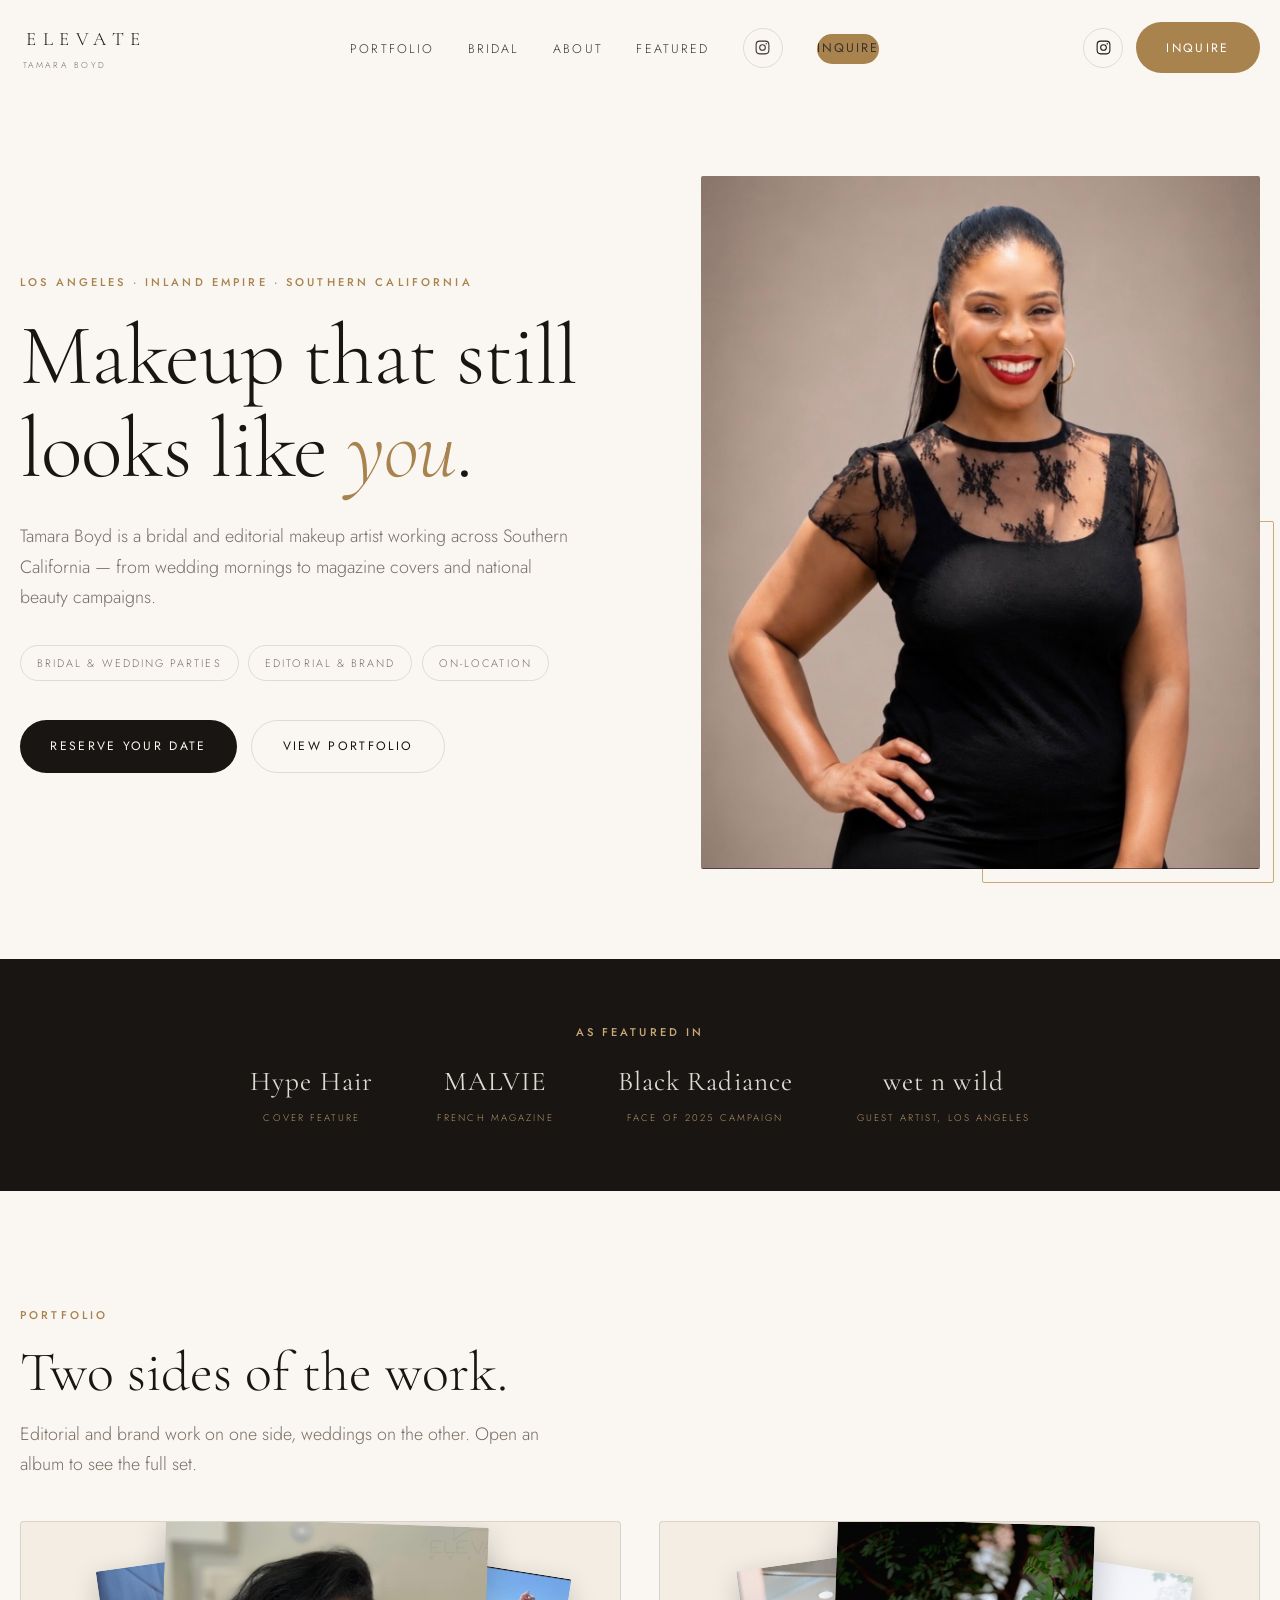
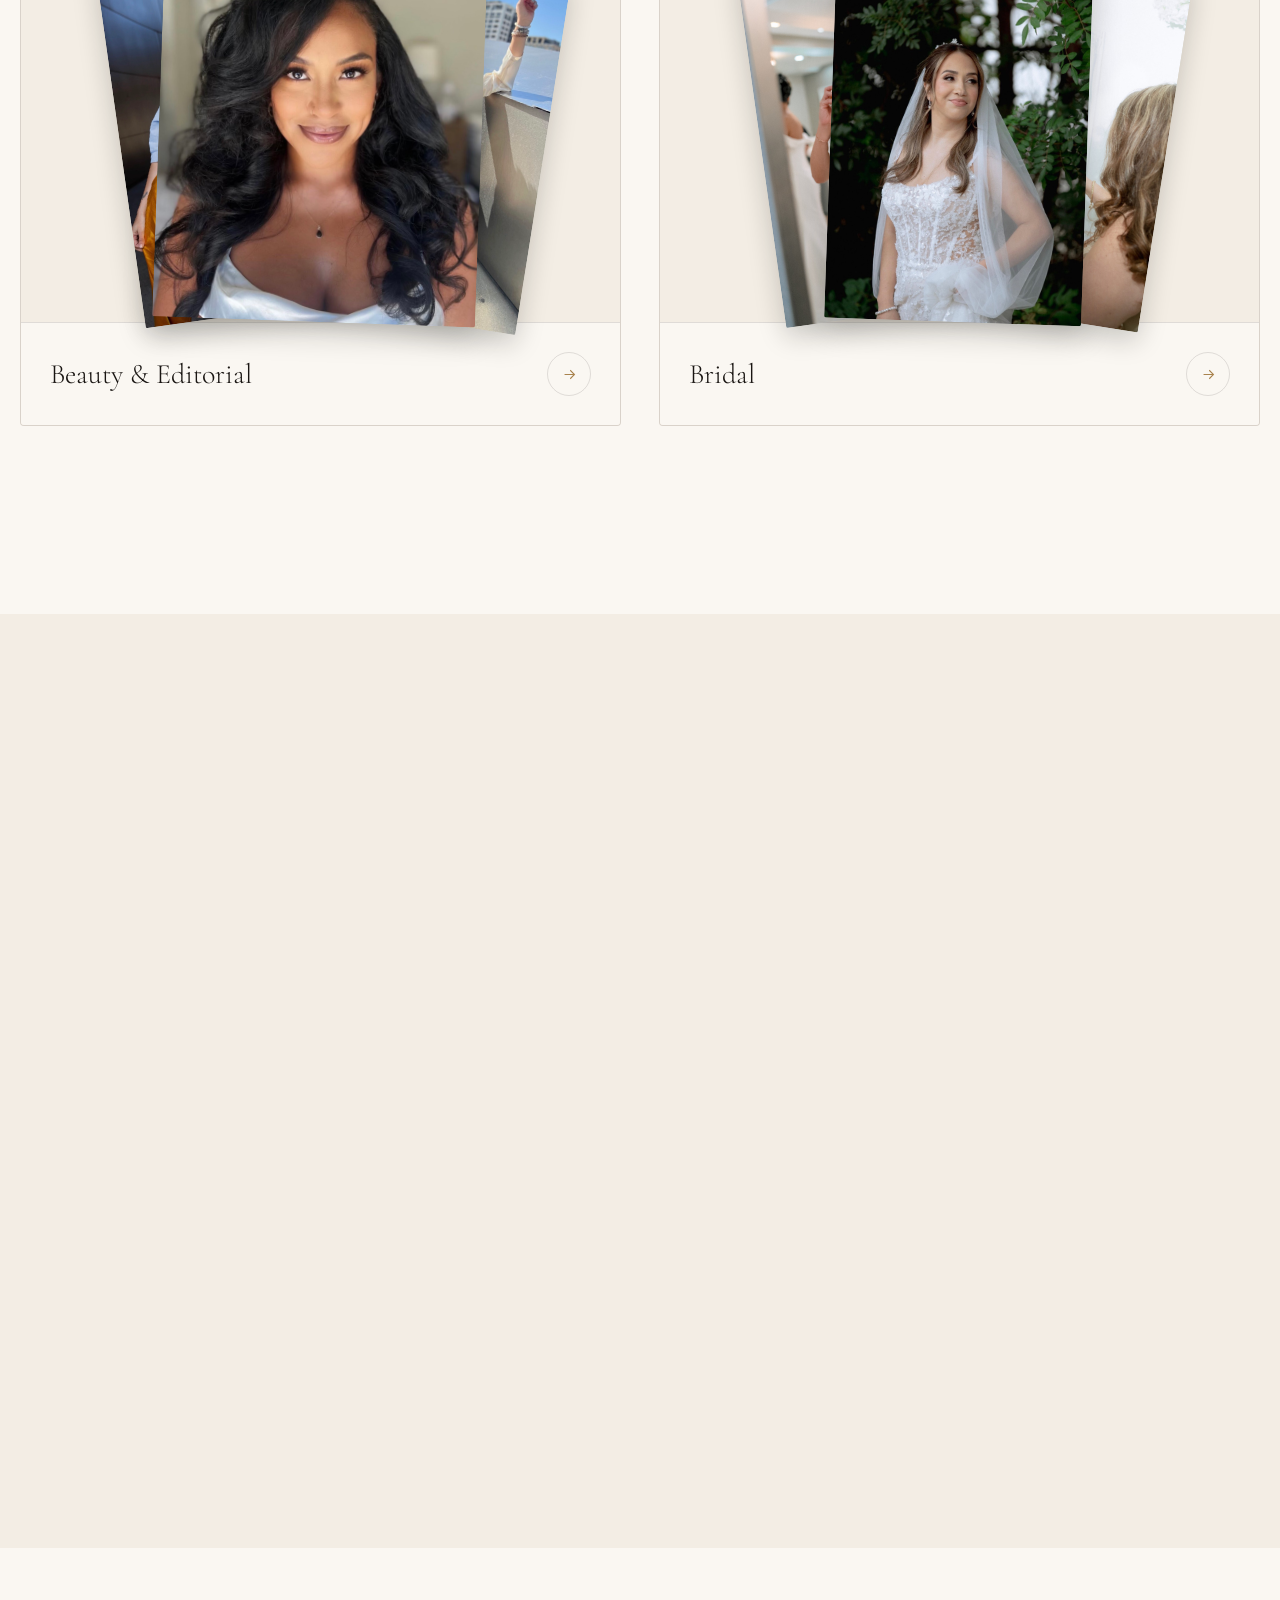
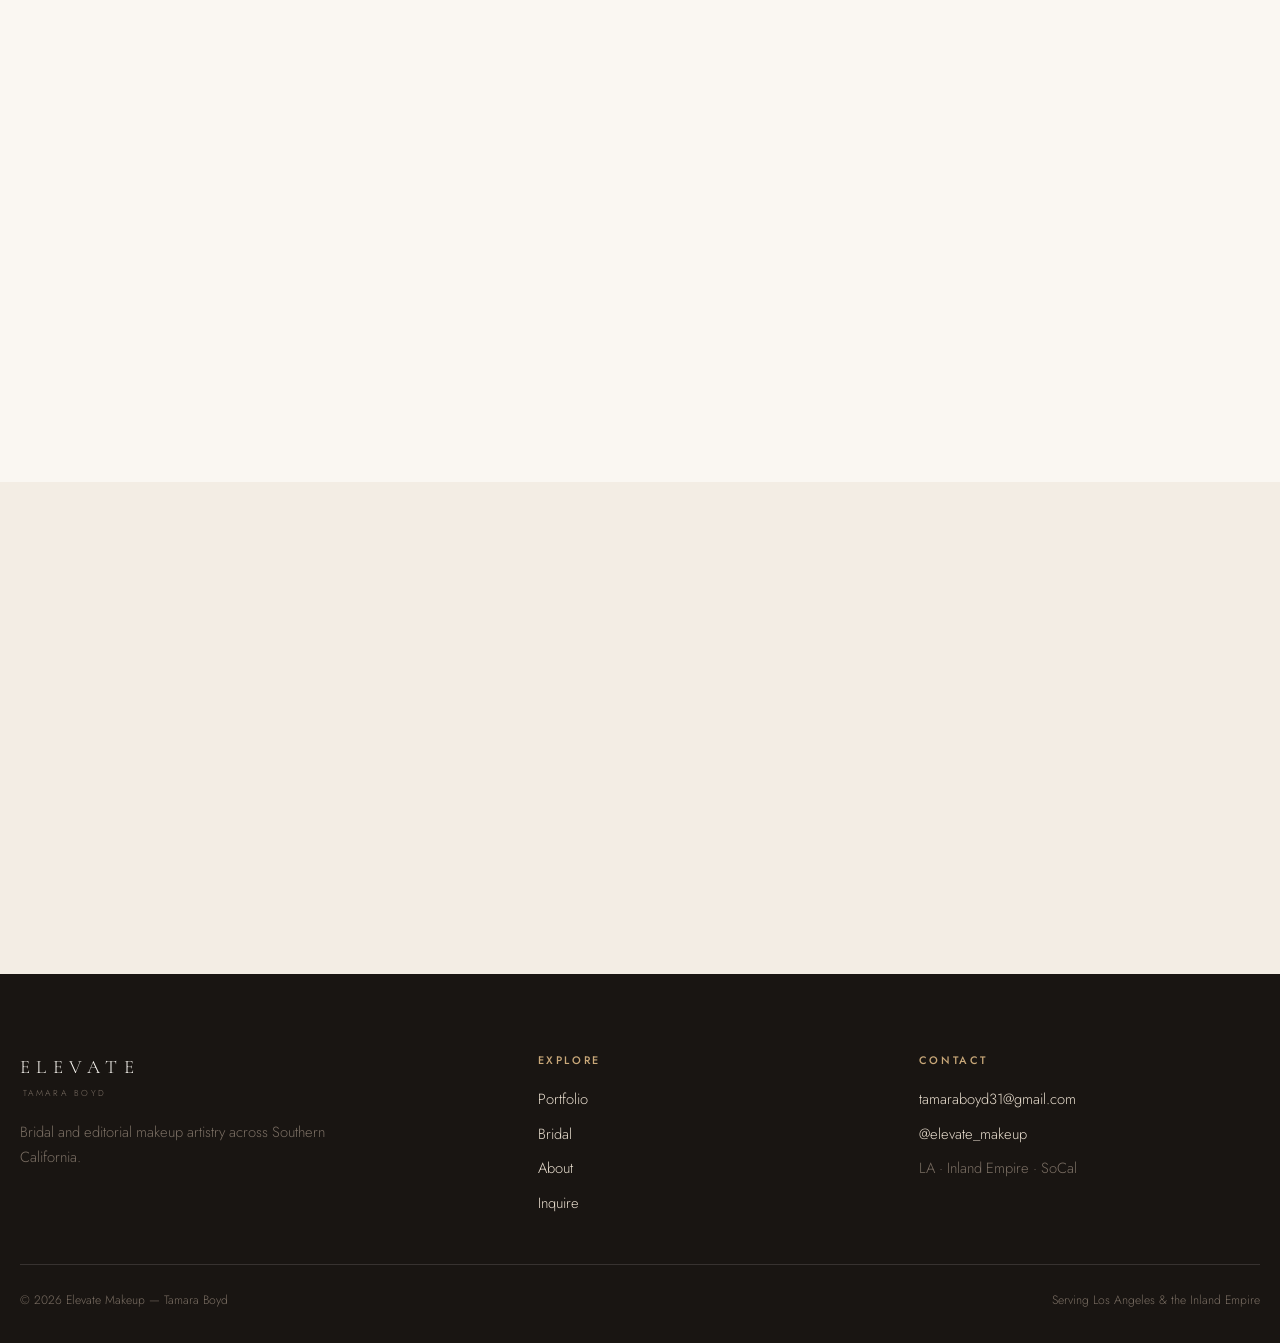
<file: index.html>
<!DOCTYPE html>
<html lang="en">
<head>
<meta charset="utf-8">
<meta name="viewport" content="width=device-width,initial-scale=1">
<title>Elevate Makeup | Tamara Boyd — Los Angeles & Inland Empire Makeup Artist</title>
<meta name="description" content="Tamara Boyd is a bridal and editorial makeup artist serving Los Angeles, the Inland Empire and Southern California. Featured in Hype Hair and MALVIE. Now booking 2026 brides.">
<link rel="canonical" href="https://elevatemakeup.com/">
<meta property="og:title" content="Elevate Makeup | Tamara Boyd — LA & Inland Empire Makeup Artist">
<meta property="og:description" content="Bridal and editorial makeup across Southern California. Featured in Hype Hair and MALVIE.">
<meta property="og:type" content="website">
<link rel="preconnect" href="https://fonts.googleapis.com">
<link rel="preconnect" href="https://fonts.gstatic.com" crossorigin>
<link href="https://fonts.googleapis.com/css2?family=Cormorant+Garamond:ital,wght@0,300;0,400;1,300;1,400&family=Jost:wght@300;400;500&display=swap" rel="stylesheet">
<link rel="stylesheet" href="assets/styles.css">
<script type="application/ld+json">
{"@context":"https://schema.org","@type":"BeautySalon","name":"Elevate Makeup — Tamara Boyd",
"description":"Bridal and editorial makeup artist serving Los Angeles, the Inland Empire and Southern California.",
"email":"tamaraboyd31@gmail.com",
"areaServed":["Los Angeles","Inland Empire","Orange County","Southern California"],
"sameAs":["https://www.instagram.com/elevate_makeup/"]}
</script>
</head>
<body>

<!-- brush sweeps a circle, then lifts -->
<div id="loader">
  <div class="brush-wrap">
    <svg viewBox="0 0 100 100" aria-hidden="true">
      <circle class="ring-bg" cx="50" cy="50" r="49"></circle>
      <circle class="ring-fg" cx="50" cy="50" r="49"></circle>
    </svg>
    <div class="brush-orbit">
      <svg class="brush" viewBox="0 0 24 64" fill="none" aria-hidden="true">
        <path d="M12 2c3 4 4.6 8 4.6 12 0 3.4-2 5.6-4.6 5.6S7.4 17.4 7.4 14C7.4 10 9 6 12 2z" fill="#A9834E"/>
        <rect x="9.2" y="19" width="5.6" height="6" rx="1" fill="#191512"/>
        <rect x="10" y="25" width="4" height="34" rx="2" fill="#C3B2A0"/>
      </svg>
    </div>
    <div class="loader-word">ELEVATE</div>
  </div>
</div>

<header>
  <div class="wrap nav">
    <a class="brand" href="index.html">Elevate<span>Tamara Boyd</span></a>
    <ul class="nav-links" id="navlinks">
      <li><a href="#work">Portfolio</a></li>
      <li><a href="bridal.html">Bridal</a></li>
      <li><a href="#about">About</a></li>
      <li><a href="#featured">Featured</a></li>
      <li><a class="ig" href="https://www.instagram.com/elevate_makeup/" target="_blank" rel="noopener" aria-label="Instagram — see her reels and latest work">
        <svg width="17" height="17" viewBox="0 0 24 24" stroke-width="1.5"><rect x="3" y="3" width="18" height="18" rx="5"/><circle cx="12" cy="12" r="4"/><circle cx="17.3" cy="6.7" r="1" fill="currentColor" stroke="none"/></svg>
      </a></li>
      <li><a class="btn btn-gold" href="#" data-inquire="">Inquire</a></li>
    </ul>
    <div class="nav-right">
      <a class="ig" href="https://www.instagram.com/elevate_makeup/" target="_blank" rel="noopener" aria-label="Instagram — see her reels and latest work">
        <svg width="17" height="17" viewBox="0 0 24 24" stroke-width="1.5"><rect x="3" y="3" width="18" height="18" rx="5"/><circle cx="12" cy="12" r="4"/><circle cx="17.3" cy="6.7" r="1" fill="currentColor" stroke="none"/></svg>
      </a>
      <a class="btn btn-gold" href="#" data-inquire="">Inquire</a>
    </div>
    <button class="burger" id="burger" aria-label="Menu"><i></i><i></i><i></i></button>
  </div>
</header>

<main>

<section class="hero">
  <div class="wrap hero-grid">
    <div class="rv">
      <p class="eyebrow">Los Angeles · Inland Empire · Southern California</p>
      <h1>Makeup that still<br>looks like <em>you</em>.</h1>
      <p class="lede">Tamara Boyd is a bridal and editorial makeup artist working across
      Southern California — from wedding mornings to magazine covers and national
      beauty campaigns.</p>
      <div class="hero-meta">
        <span class="tag">Bridal &amp; Wedding Parties</span>
        <span class="tag">Editorial &amp; Brand</span>
        <span class="tag">On-Location</span>
      </div>
      <div class="hero-cta">
        <a class="btn" href="#" data-inquire="">Reserve Your Date</a>
        <a class="btn btn-ghost" href="#work">View Portfolio</a>
      </div>
    </div>
    <div class="hero-photo rv">
      <img src="assets/img/tamara.jpg" alt="Tamara Boyd, makeup artist — Los Angeles and Inland Empire">
    </div>
  </div>
</section>

<section class="featured" id="featured">
  <div class="wrap">
    <p class="eyebrow">As Featured In</p>
    <div class="press">
      <div class="press-item"><b>Hype Hair</b><small>Cover Feature</small></div>
      <div class="press-item"><b>MALVIE</b><small>French Magazine</small></div>
      <div class="press-item"><b>Black Radiance</b><small>Face of 2025 Campaign</small></div>
      <div class="press-item"><b>wet n wild</b><small>Guest Artist, Los Angeles</small></div>
    </div>
  </div>
</section>

<section id="work">
  <div class="wrap">
    <p class="eyebrow rv">Portfolio</p>
    <h2 class="rv" style="margin-bottom:1rem">Two sides of the work.</h2>
    <p class="lede rv" style="margin-bottom:2.6rem">Editorial and brand work on one side,
    weddings on the other. Open an album to see the full set.</p>

    <div class="album-cards">
      <a class="album-card rv" data-album="beauty" href="work-beauty.html">
        <div class="fan"></div>
        <div class="album-meta">
          <h3>Beauty &amp; Editorial</h3>
          <span class="album-go">
            <svg width="17" height="17" viewBox="0 0 24 24" fill="none" stroke="currentColor" stroke-width="1.5"><path d="M5 12h14M13 6l6 6-6 6"/></svg>
          </span>
        </div>
      </a>
      <a class="album-card rv" data-album="bridal" href="work-bridal.html">
        <div class="fan"></div>
        <div class="album-meta">
          <h3>Bridal</h3>
          <span class="album-go">
            <svg width="17" height="17" viewBox="0 0 24 24" fill="none" stroke="currentColor" stroke-width="1.5"><path d="M5 12h14M13 6l6 6-6 6"/></svg>
          </span>
        </div>
      </a>
    </div>

    <p class="rv" style="margin-top:2rem;font-size:.86rem;color:var(--muted)">
      More of her day-to-day work, including reels, lives on
      <a href="https://www.instagram.com/elevate_makeup/" target="_blank" rel="noopener" style="color:var(--gold)">@elevate_makeup</a>.
    </p>
  </div>
</section>

<section id="about" style="background:var(--paper)">
  <div class="wrap about-grid">
    <img class="rv" src="assets/img/ed-01.jpg" alt="Tamara Boyd working on set in Los Angeles">
    <div class="rv">
      <p class="eyebrow">About Tamara</p>
      <h2 style="margin-bottom:1.4rem">Twenty years of faces,<br>and still counting.</h2>
      <p>Tamara Boyd has built her career in two worlds at once — the quiet intensity of a
      wedding morning, and the pace of a national beauty set. That range is the point.
      A bride gets an artist who has worked under studio lights for brands that
      photograph skin for a living.</p>
      <p>Her work has appeared on the cover of <em>Hype Hair</em>, across two editorials in
      <em>MALVIE French Magazine</em>, and in the Black Radiance Face of 2025 campaign.
      She works on location throughout Los Angeles, the Inland Empire and the wider
      Southern California area.</p>
      <div class="stat-row">
        <div class="stat"><b>3</b><span>Magazine Features</span></div>
        <div class="stat"><b>SoCal</b><span>On-Location</span></div>
        <div class="stat"><b>2026</b><span>Now Booking</span></div>
      </div>
    </div>
  </div>
</section>

<section>
  <div class="wrap">
    <p class="eyebrow rv">How It Works</p>
    <h2 class="rv" style="margin-bottom:3rem">Simple from the first message.</h2>
    <div class="steps">
      <div class="step rv"><b>01</b><h3>Reserve your date</h3>
        <p>Tell her the date, the location and how many faces. Takes about a minute.</p></div>
      <div class="step rv"><b>02</b><h3>Get a custom quote</h3>
        <p>Every booking is priced to the day — party size, start time and travel all matter.</p></div>
      <div class="step rv"><b>03</b><h3>Lock it in</h3>
        <p>A signed agreement and deposit hold the date. Trials are booked separately.</p></div>
    </div>
  </div>
</section>

<section class="band">
  <div class="wrap">
    <p class="eyebrow rv">Availability</p>
    <h2 class="rv">Now booking 2026 weddings.</h2>
    <p class="lede rv">Dates go quickly through spring and fall. Send your date and
    she'll come back to you with availability and a quote.</p>
    <a class="btn rv" href="#" data-inquire="">Reserve Your Date</a>
  </div>
</section>

</main>

<footer>
  <div class="wrap">
    <div class="foot">
      <div>
        <a class="brand" href="index.html">Elevate<span>Tamara Boyd</span></a>
        <p style="color:var(--muted);margin-top:1.2rem;max-width:34ch;font-size:.92rem">
          Bridal and editorial makeup artistry across Southern California.</p>
      </div>
      <div>
        <h4>Explore</h4>
        <ul>
          <li><a href="#work">Portfolio</a></li>
          <li><a href="bridal.html">Bridal</a></li>
          <li><a href="#about">About</a></li>
          <li><a href="#" data-inquire="">Inquire</a></li>
        </ul>
      </div>
      <div>
        <h4>Contact</h4>
        <ul>
          <li><a href="mailto:tamaraboyd31@gmail.com">tamaraboyd31@gmail.com</a></li>
          <li><a href="https://www.instagram.com/elevate_makeup/" target="_blank" rel="noopener">@elevate_makeup</a></li>
          <li style="color:var(--muted)">LA · Inland Empire · SoCal</li>
        </ul>
      </div>
    </div>
    <div class="foot-base">
      <span>&copy; <span id="yr"></span> Elevate Makeup — Tamara Boyd</span>
      <span>Serving Los Angeles &amp; the Inland Empire</span>
    </div>
  </div>
</footer>

<!-- ---------------------------------------------- inquiry -->
<div class="modal" id="inq" role="dialog" aria-label="Inquiry">
  <div class="modal-bg" id="inq-bg"></div>
  <div class="modal-card">
    <button class="modal-x" id="inq-x" aria-label="Close">
      <svg width="16" height="16" viewBox="0 0 24 24" fill="none" stroke="currentColor" stroke-width="1.6"><path d="M18 6 6 18M6 6l12 12"/></svg>
    </button>

    <div class="inq-step" data-step="1">
      <div class="step-tag">Step 1 of 2<i></i></div>
      <h2>Reserve your date.</h2>
      <p class="lede">Tell her what you need and when. She'll come back with availability
      and a quote built for your day.</p>

      <div class="field">
        <label>
          <svg width="14" height="14" viewBox="0 0 24 24" fill="none" stroke-width="1.6"><path d="M12 3l2.2 5.6L20 9.8l-4 4.1.9 5.9L12 17l-4.9 2.8.9-5.9-4-4.1 5.8-1.2z"/></svg>
          What are we creating?
        </label>
        <div class="chips-grid" id="svc">
          <button class="chip-card" data-v="Bridal"><b>Bridal</b><small>Just the bride</small></button>
          <button class="chip-card" data-v="Bridal Party"><b>Bridal Party</b><small>Bride + party</small></button>
          <button class="chip-card" data-v="Editorial / Brand"><b>Editorial</b><small>Brand or campaign</small></button>
          <button class="chip-card" data-v="Photoshoot"><b>Photoshoot</b><small>Portrait or headshot</small></button>
          <button class="chip-card" data-v="Event"><b>Event</b><small>Special occasion</small></button>
          <button class="chip-card" data-v="Lesson"><b>Lesson</b><small>One-on-one</small></button>
        </div>
        <div class="err" id="e1">Pick one so she knows what to quote.</div>
      </div>

      <div class="field">
        <label>
          <svg width="14" height="14" viewBox="0 0 24 24" fill="none" stroke-width="1.6"><circle cx="9" cy="8" r="3.2"/><path d="M3 20c0-3.3 2.7-5.5 6-5.5s6 2.2 6 5.5M17 11.5a3 3 0 100-6M18 20c0-2.3-.9-4-2.4-5"/></svg>
          How many faces?
        </label>
        <div class="chips" id="faces">
          <button class="chip" data-v="Just me">Just me</button>
          <button class="chip" data-v="2–3">2–3</button>
          <button class="chip" data-v="4–6">4–6</button>
          <button class="chip" data-v="7–10">7–10</button>
          <button class="chip" data-v="10+">10+</button>
        </div>
      </div>

      <div class="two field">
        <div>
          <span class="sub-label">Date</span>
          <input type="date" id="f-date">
        </div>
        <div>
          <span class="sub-label">Location or venue</span>
          <input type="text" id="f-where" placeholder="Riverside, CA">
        </div>
      </div>

      <button class="btn" id="inq-next">Continue to Details
        <svg width="15" height="15" viewBox="0 0 24 24" fill="none" stroke="currentColor" stroke-width="1.6"><path d="M5 12h14M13 6l6 6-6 6"/></svg>
      </button>
    </div>

    <div class="inq-step" data-step="2" hidden>
      <div class="step-tag">Step 2 of 2<i></i></div>
      <h2>How does she reach you?</h2>
      <p class="lede" id="recap" style="color:var(--gold)"></p>

      <div class="two field">
        <div><span class="sub-label">Your name</span><input type="text" id="f-name" placeholder="Jackie Alvarez"></div>
        <div><span class="sub-label">Email</span><input type="email" id="f-email" placeholder="you@email.com"></div>
      </div>
      <div class="two field">
        <div><span class="sub-label">Phone</span><input type="tel" id="f-phone" placeholder="Best number to reach you"></div>
        <div><span class="sub-label">How'd you find her?</span><input type="text" id="f-src" placeholder="Instagram, a friend, Google…"></div>
      </div>
      <div class="field">
        <span class="sub-label">Anything else she should know?</span>
        <textarea id="f-msg" placeholder="Getting-ready location, start time, the look you're after…"></textarea>
      </div>
      <div class="err" id="e2">Name and email, then she can get back to you.</div>
      <div class="modal-foot">
        <button class="btn btn-ghost" id="inq-back">Back</button>
        <button class="btn" id="inq-send">Send Inquiry
          <svg width="15" height="15" viewBox="0 0 24 24" fill="none" stroke="currentColor" stroke-width="1.6"><path d="M22 2 11 13M22 2l-7 20-4-9-9-4z"/></svg>
        </button>
      </div>
    </div>

    <div class="inq-step sent" data-step="3" hidden>
      <svg width="46" height="46" viewBox="0 0 24 24" fill="none" stroke-width="1.2"><circle cx="12" cy="12" r="10"/><path d="M8 12.5l2.6 2.6L16 9.5"/></svg>
      <h2>On its way.</h2>
      <p class="lede" style="margin-inline:auto">Your email app should have opened with everything
      filled in — just hit send. If it didn't, write her at
      <a href="mailto:tamaraboyd31@gmail.com" style="color:var(--gold)">tamaraboyd31@gmail.com</a>.</p>
    </div>
  </div>
</div>

<script src="assets/app.js"></script>
</body>
</html>
</file>
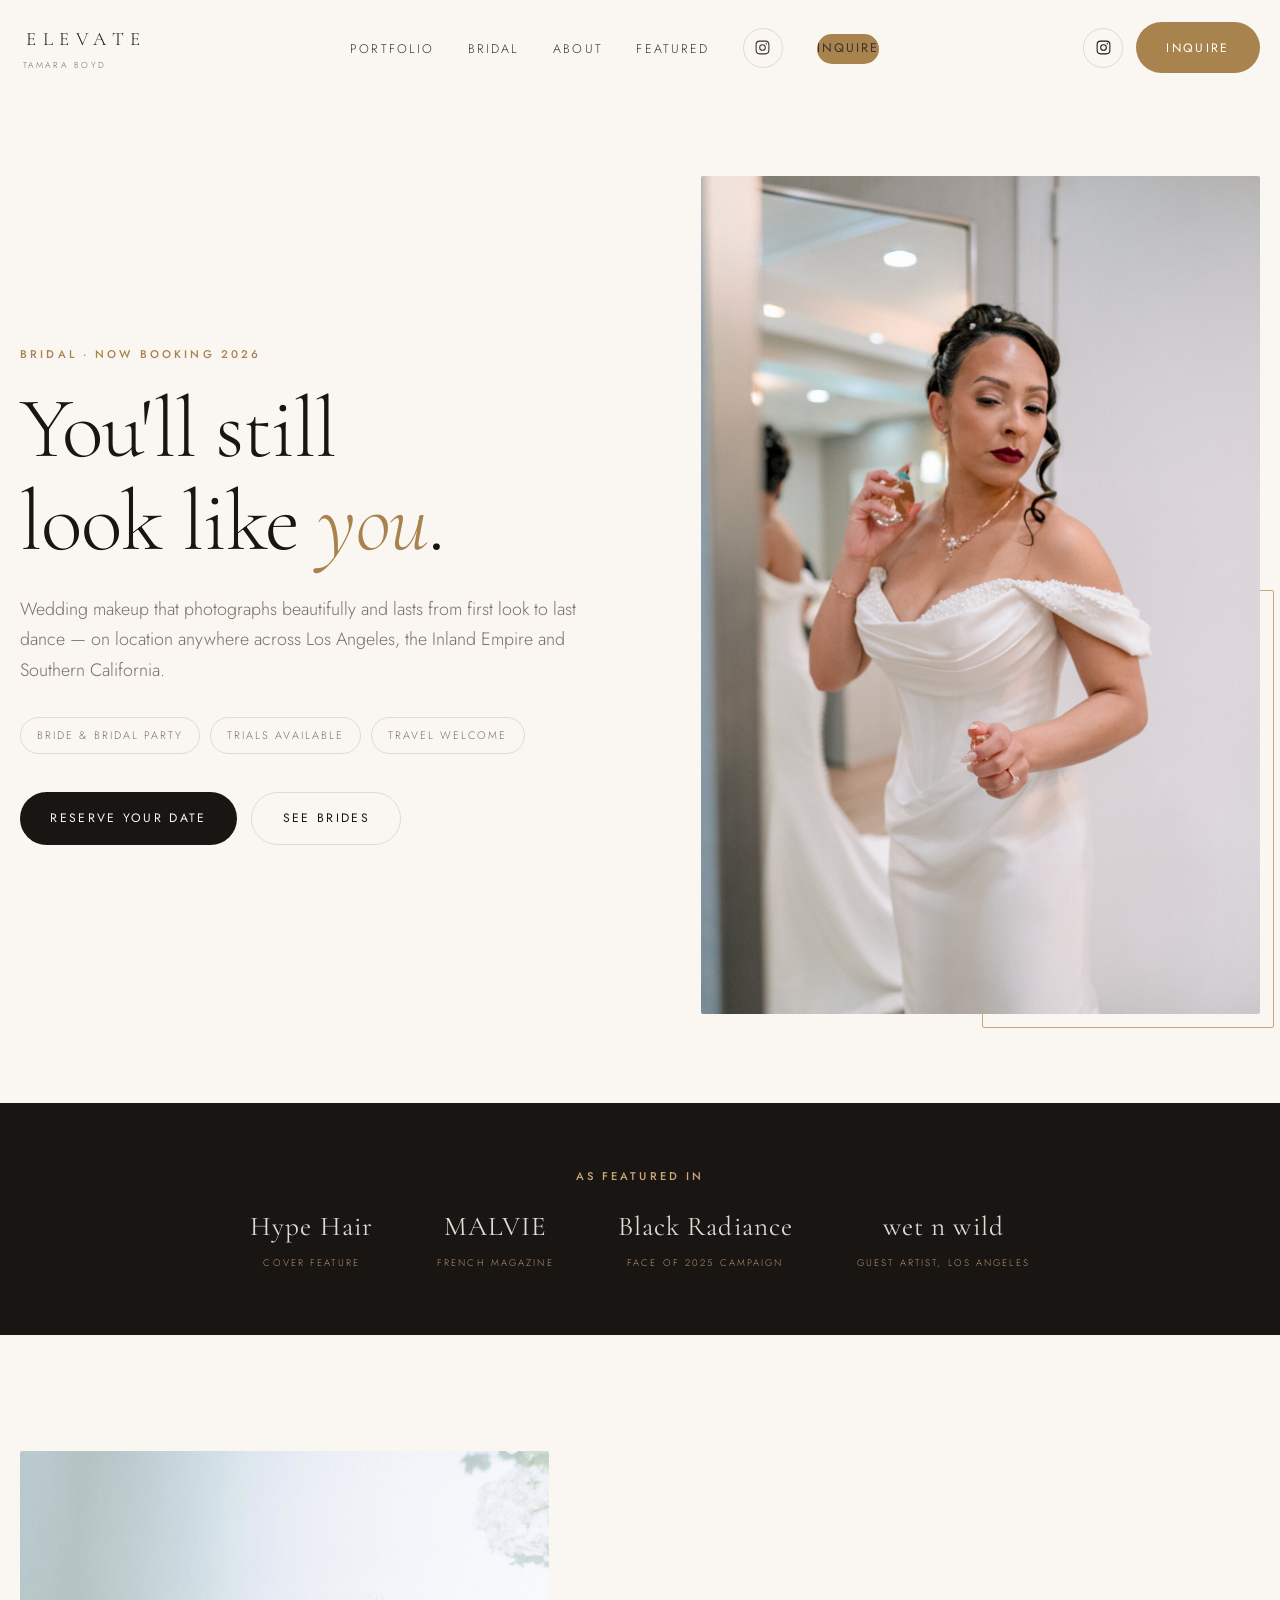
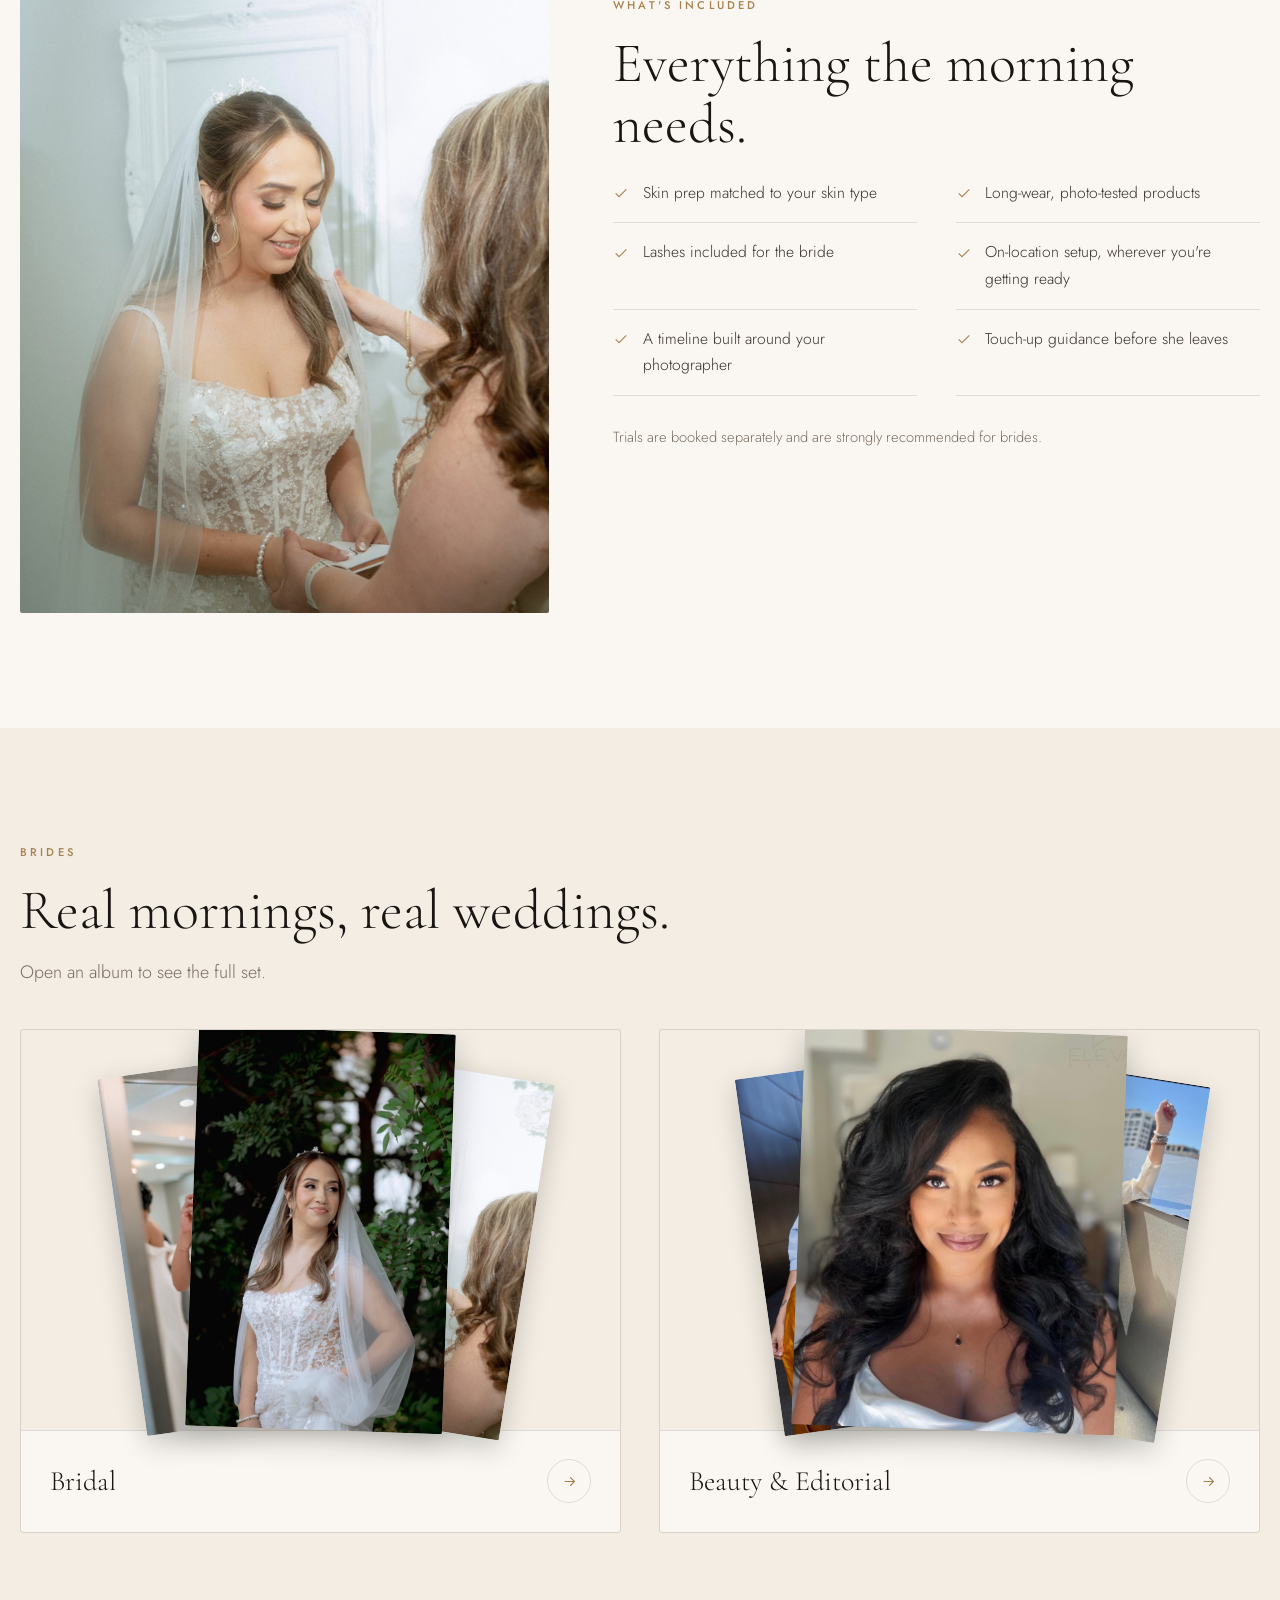
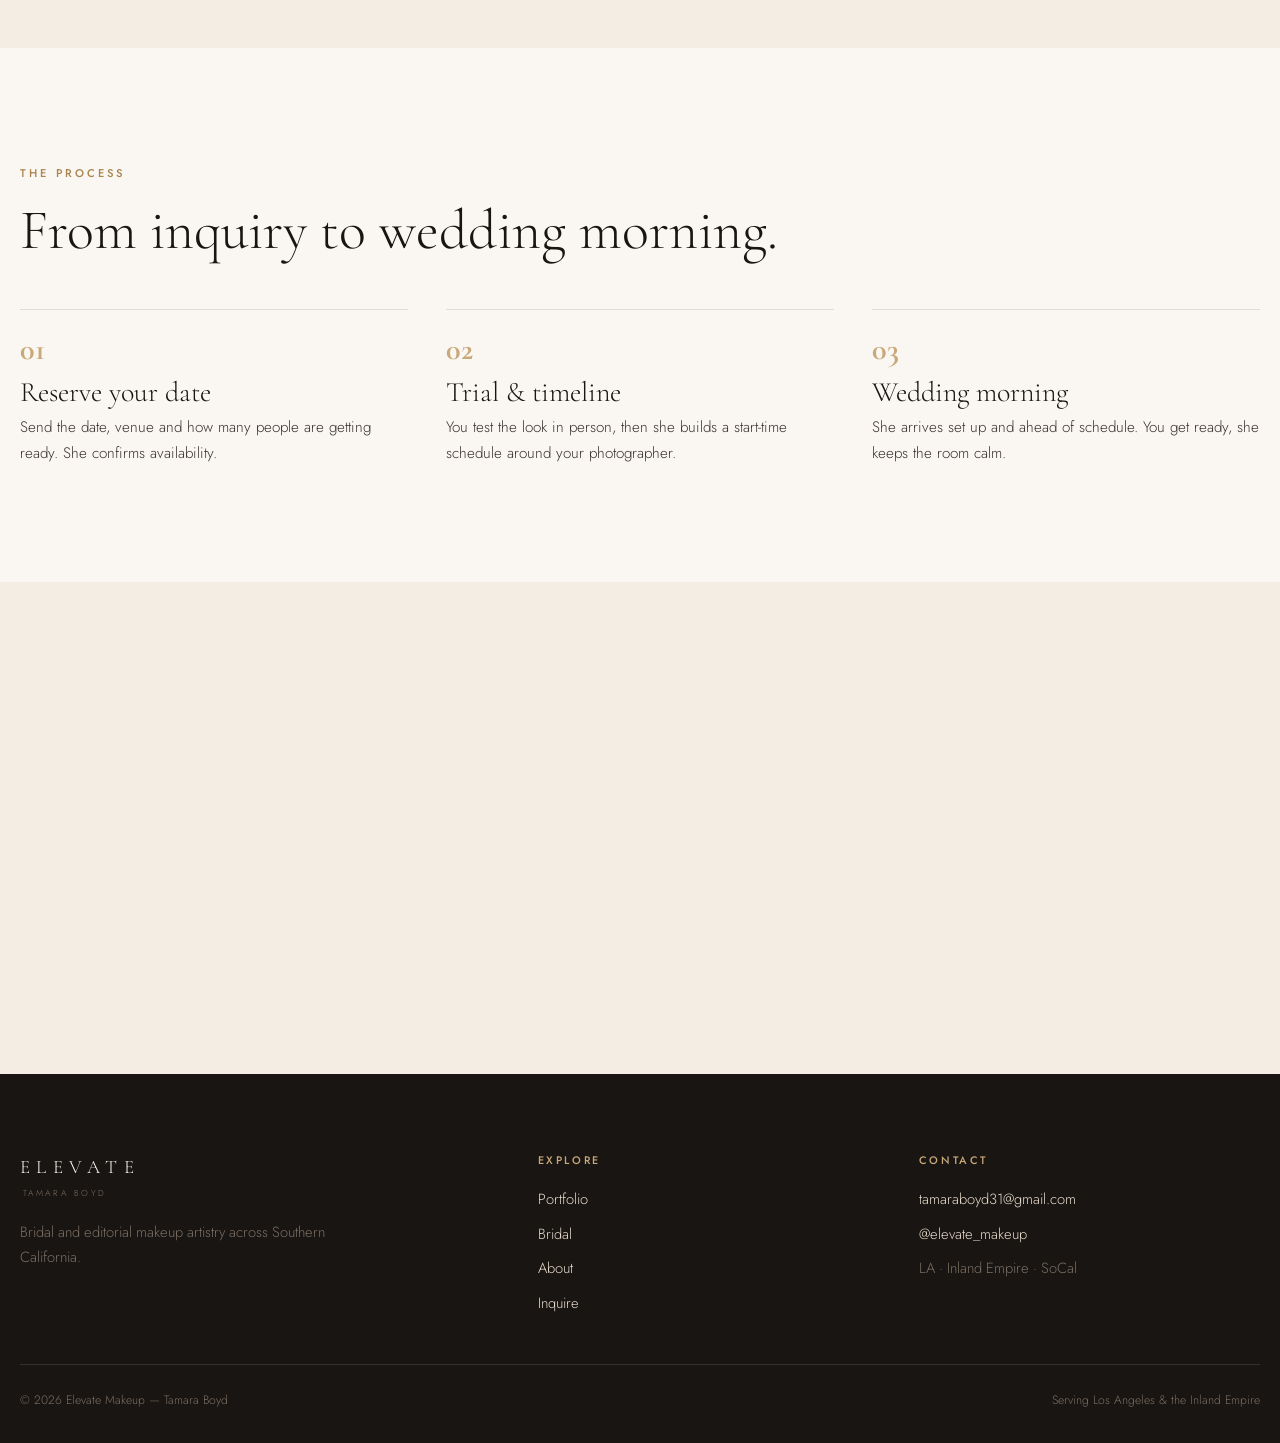
<file: bridal.html>
<!DOCTYPE html>
<html lang="en">
<head>
<meta charset="utf-8">
<meta name="viewport" content="width=device-width,initial-scale=1">
<title>Bridal Makeup Artist | Los Angeles &amp; Inland Empire — Elevate Makeup</title>
<meta name="description" content="Bridal and wedding party makeup by Tamara Boyd. On-location across Los Angeles, the Inland Empire and Southern California. Now booking 2026 weddings.">
<link rel="canonical" href="https://elevatemakeup.com/bridal.html">
<meta property="og:title" content="Bridal Makeup Artist | LA & Inland Empire — Elevate Makeup">
<meta property="og:description" content="On-location bridal makeup across Southern California. Now booking 2026 weddings.">
<meta property="og:type" content="website">
<link rel="preconnect" href="https://fonts.googleapis.com">
<link rel="preconnect" href="https://fonts.gstatic.com" crossorigin>
<link href="https://fonts.googleapis.com/css2?family=Cormorant+Garamond:ital,wght@0,300;0,400;1,300;1,400&family=Jost:wght@300;400;500&display=swap" rel="stylesheet">
<link rel="stylesheet" href="assets/styles.css">
</head>
<body>

<div id="loader">
  <div class="brush-wrap">
    <svg viewBox="0 0 100 100" aria-hidden="true">
      <circle class="ring-bg" cx="50" cy="50" r="49"></circle>
      <circle class="ring-fg" cx="50" cy="50" r="49"></circle>
    </svg>
    <div class="brush-orbit">
      <svg class="brush" viewBox="0 0 24 64" fill="none" aria-hidden="true">
        <path d="M12 2c3 4 4.6 8 4.6 12 0 3.4-2 5.6-4.6 5.6S7.4 17.4 7.4 14C7.4 10 9 6 12 2z" fill="#A9834E"/>
        <rect x="9.2" y="19" width="5.6" height="6" rx="1" fill="#191512"/>
        <rect x="10" y="25" width="4" height="34" rx="2" fill="#C3B2A0"/>
      </svg>
    </div>
    <div class="loader-word">ELEVATE</div>
  </div>
</div>

<header>
  <div class="wrap nav">
    <a class="brand" href="index.html">Elevate<span>Tamara Boyd</span></a>
    <ul class="nav-links" id="navlinks">
      <li><a href="index.html#work">Portfolio</a></li>
      <li><a href="bridal.html">Bridal</a></li>
      <li><a href="index.html#about">About</a></li>
      <li><a href="index.html#featured">Featured</a></li>
      <li><a class="ig" href="https://www.instagram.com/elevate_makeup/" target="_blank" rel="noopener" aria-label="Instagram — see her reels and latest work">
        <svg width="17" height="17" viewBox="0 0 24 24" stroke-width="1.5"><rect x="3" y="3" width="18" height="18" rx="5"/><circle cx="12" cy="12" r="4"/><circle cx="17.3" cy="6.7" r="1" fill="currentColor" stroke="none"/></svg>
      </a></li>
      <li><a class="btn btn-gold" href="#" data-inquire="Bridal">Inquire</a></li>
    </ul>
    <div class="nav-right">
      <a class="ig" href="https://www.instagram.com/elevate_makeup/" target="_blank" rel="noopener" aria-label="Instagram — see her reels and latest work">
        <svg width="17" height="17" viewBox="0 0 24 24" stroke-width="1.5"><rect x="3" y="3" width="18" height="18" rx="5"/><circle cx="12" cy="12" r="4"/><circle cx="17.3" cy="6.7" r="1" fill="currentColor" stroke="none"/></svg>
      </a>
      <a class="btn btn-gold" href="#" data-inquire="Bridal">Inquire</a>
    </div>
    <button class="burger" id="burger" aria-label="Menu"><i></i><i></i><i></i></button>
  </div>
</header>

<main>

<section class="hero">
  <div class="wrap hero-grid">
    <div class="rv">
      <p class="eyebrow">Bridal · Now Booking 2026</p>
      <h1>You'll still<br>look like <em>you</em>.</h1>
      <p class="lede">Wedding makeup that photographs beautifully and lasts from
      first look to last dance — on location anywhere across Los Angeles,
      the Inland Empire and Southern California.</p>
      <div class="hero-meta">
        <span class="tag">Bride &amp; Bridal Party</span>
        <span class="tag">Trials Available</span>
        <span class="tag">Travel Welcome</span>
      </div>
      <div class="hero-cta">
        <a class="btn" href="#" data-inquire="Bridal">Reserve Your Date</a>
        <a class="btn btn-ghost" href="#gallery">See Brides</a>
      </div>
    </div>
    <div class="hero-photo rv">
      <img src="assets/img/br-02.jpg" alt="Bridal makeup by Tamara Boyd, Southern California">
    </div>
  </div>
</section>

<section class="featured">
  <div class="wrap">
    <p class="eyebrow">As Featured In</p>
    <div class="press">
      <div class="press-item"><b>Hype Hair</b><small>Cover Feature</small></div>
      <div class="press-item"><b>MALVIE</b><small>French Magazine</small></div>
      <div class="press-item"><b>Black Radiance</b><small>Face of 2025 Campaign</small></div>
      <div class="press-item"><b>wet n wild</b><small>Guest Artist, Los Angeles</small></div>
    </div>
  </div>
</section>

<section>
  <div class="wrap about-grid">
    <img class="rv" src="assets/img/br-06.jpg" alt="Bride getting ready on her wedding morning">
    <div class="rv">
      <p class="eyebrow">What's Included</p>
      <h2 style="margin-bottom:1.6rem">Everything the morning needs.</h2>
      <ul class="incl">
        <li><svg width="16" height="16" viewBox="0 0 24 24" fill="none" stroke-width="1.6"><path d="M4 12.5l5 5L20 6.5"/></svg>Skin prep matched to your skin type</li>
        <li><svg width="16" height="16" viewBox="0 0 24 24" fill="none" stroke-width="1.6"><path d="M4 12.5l5 5L20 6.5"/></svg>Long-wear, photo-tested products</li>
        <li><svg width="16" height="16" viewBox="0 0 24 24" fill="none" stroke-width="1.6"><path d="M4 12.5l5 5L20 6.5"/></svg>Lashes included for the bride</li>
        <li><svg width="16" height="16" viewBox="0 0 24 24" fill="none" stroke-width="1.6"><path d="M4 12.5l5 5L20 6.5"/></svg>On-location setup, wherever you're getting ready</li>
        <li><svg width="16" height="16" viewBox="0 0 24 24" fill="none" stroke-width="1.6"><path d="M4 12.5l5 5L20 6.5"/></svg>A timeline built around your photographer</li>
        <li><svg width="16" height="16" viewBox="0 0 24 24" fill="none" stroke-width="1.6"><path d="M4 12.5l5 5L20 6.5"/></svg>Touch-up guidance before she leaves</li>
      </ul>
      <p style="margin-top:1.8rem;color:var(--muted);font-size:.92rem">
        Trials are booked separately and are strongly recommended for brides.</p>
    </div>
  </div>
</section>

<section id="gallery" style="background:var(--paper)">
  <div class="wrap">
    <p class="eyebrow rv">Brides</p>
    <h2 class="rv" style="margin-bottom:1rem">Real mornings, real weddings.</h2>
    <p class="lede rv" style="margin-bottom:2.6rem">Open an album to see the full set.</p>

    <div class="album-cards">
      <a class="album-card rv" data-album="bridal" href="work-bridal.html">
        <div class="fan"></div>
        <div class="album-meta">
          <h3>Bridal</h3>
          <span class="album-go">
            <svg width="17" height="17" viewBox="0 0 24 24" fill="none" stroke="currentColor" stroke-width="1.5"><path d="M5 12h14M13 6l6 6-6 6"/></svg>
          </span>
        </div>
      </a>
      <a class="album-card rv" data-album="beauty" href="work-beauty.html">
        <div class="fan"></div>
        <div class="album-meta">
          <h3>Beauty &amp; Editorial</h3>
          <span class="album-go">
            <svg width="17" height="17" viewBox="0 0 24 24" fill="none" stroke="currentColor" stroke-width="1.5"><path d="M5 12h14M13 6l6 6-6 6"/></svg>
          </span>
        </div>
      </a>
    </div>
  </div>
</section>

<section>
  <div class="wrap">
    <p class="eyebrow rv">The Process</p>
    <h2 class="rv" style="margin-bottom:3rem">From inquiry to wedding morning.</h2>
    <div class="steps">
      <div class="step rv"><b>01</b><h3>Reserve your date</h3>
        <p>Send the date, venue and how many people are getting ready. She confirms availability.</p></div>
      <div class="step rv"><b>02</b><h3>Trial &amp; timeline</h3>
        <p>You test the look in person, then she builds a start-time schedule around your photographer.</p></div>
      <div class="step rv"><b>03</b><h3>Wedding morning</h3>
        <p>She arrives set up and ahead of schedule. You get ready, she keeps the room calm.</p></div>
    </div>
  </div>
</section>

<section class="band">
  <div class="wrap">
    <p class="eyebrow rv">Availability</p>
    <h2 class="rv">Tell her your date.</h2>
    <p class="lede rv">Spring and fall weekends book earliest. Every wedding is quoted
    individually — party size, start time and travel all factor in.</p>
    <a class="btn rv" href="#" data-inquire="Bridal">Start Your Inquiry</a>
  </div>
</section>

</main>

<footer>
  <div class="wrap">
    <div class="foot">
      <div>
        <a class="brand" href="index.html">Elevate<span>Tamara Boyd</span></a>
        <p style="color:var(--muted);margin-top:1.2rem;max-width:34ch;font-size:.92rem">
          Bridal and editorial makeup artistry across Southern California.</p>
      </div>
      <div>
        <h4>Explore</h4>
        <ul>
          <li><a href="index.html#work">Portfolio</a></li>
          <li><a href="bridal.html">Bridal</a></li>
          <li><a href="index.html#about">About</a></li>
          <li><a href="#" data-inquire="Bridal">Inquire</a></li>
        </ul>
      </div>
      <div>
        <h4>Contact</h4>
        <ul>
          <li><a href="mailto:tamaraboyd31@gmail.com">tamaraboyd31@gmail.com</a></li>
          <li><a href="https://www.instagram.com/elevate_makeup/" target="_blank" rel="noopener">@elevate_makeup</a></li>
          <li style="color:var(--muted)">LA · Inland Empire · SoCal</li>
        </ul>
      </div>
    </div>
    <div class="foot-base">
      <span>&copy; <span id="yr"></span> Elevate Makeup — Tamara Boyd</span>
      <span>Serving Los Angeles &amp; the Inland Empire</span>
    </div>
  </div>
</footer>

<div class="modal" id="inq" role="dialog" aria-label="Inquiry">
  <div class="modal-bg" id="inq-bg"></div>
  <div class="modal-card">
    <button class="modal-x" id="inq-x" aria-label="Close">
      <svg width="16" height="16" viewBox="0 0 24 24" fill="none" stroke="currentColor" stroke-width="1.6"><path d="M18 6 6 18M6 6l12 12"/></svg>
    </button>

    <div class="inq-step" data-step="1">
      <div class="step-tag">Step 1 of 2<i></i></div>
      <h2>Reserve your date.</h2>
      <p class="lede">Tell her what you need and when. She'll come back with availability
      and a quote built for your day.</p>

      <div class="field">
        <label>
          <svg width="14" height="14" viewBox="0 0 24 24" fill="none" stroke-width="1.6"><path d="M12 3l2.2 5.6L20 9.8l-4 4.1.9 5.9L12 17l-4.9 2.8.9-5.9-4-4.1 5.8-1.2z"/></svg>
          What are we creating?
        </label>
        <div class="chips-grid" id="svc">
          <button class="chip-card" data-v="Bridal"><b>Bridal</b><small>Just the bride</small></button>
          <button class="chip-card" data-v="Bridal Party"><b>Bridal Party</b><small>Bride + party</small></button>
          <button class="chip-card" data-v="Editorial / Brand"><b>Editorial</b><small>Brand or campaign</small></button>
          <button class="chip-card" data-v="Photoshoot"><b>Photoshoot</b><small>Portrait or headshot</small></button>
          <button class="chip-card" data-v="Event"><b>Event</b><small>Special occasion</small></button>
          <button class="chip-card" data-v="Lesson"><b>Lesson</b><small>One-on-one</small></button>
        </div>
        <div class="err" id="e1">Pick one so she knows what to quote.</div>
      </div>

      <div class="field">
        <label>
          <svg width="14" height="14" viewBox="0 0 24 24" fill="none" stroke-width="1.6"><circle cx="9" cy="8" r="3.2"/><path d="M3 20c0-3.3 2.7-5.5 6-5.5s6 2.2 6 5.5M17 11.5a3 3 0 100-6M18 20c0-2.3-.9-4-2.4-5"/></svg>
          How many faces?
        </label>
        <div class="chips" id="faces">
          <button class="chip" data-v="Just me">Just me</button>
          <button class="chip" data-v="2–3">2–3</button>
          <button class="chip" data-v="4–6">4–6</button>
          <button class="chip" data-v="7–10">7–10</button>
          <button class="chip" data-v="10+">10+</button>
        </div>
      </div>

      <div class="two field">
        <div>
          <span class="sub-label">Date</span>
          <input type="date" id="f-date">
        </div>
        <div>
          <span class="sub-label">Location or venue</span>
          <input type="text" id="f-where" placeholder="Riverside, CA">
        </div>
      </div>

      <button class="btn" id="inq-next">Continue to Details
        <svg width="15" height="15" viewBox="0 0 24 24" fill="none" stroke="currentColor" stroke-width="1.6"><path d="M5 12h14M13 6l6 6-6 6"/></svg>
      </button>
    </div>

    <div class="inq-step" data-step="2" hidden>
      <div class="step-tag">Step 2 of 2<i></i></div>
      <h2>How does she reach you?</h2>
      <p class="lede" id="recap" style="color:var(--gold)"></p>

      <div class="two field">
        <div><span class="sub-label">Your name</span><input type="text" id="f-name" placeholder="Jackie Alvarez"></div>
        <div><span class="sub-label">Email</span><input type="email" id="f-email" placeholder="you@email.com"></div>
      </div>
      <div class="two field">
        <div><span class="sub-label">Phone</span><input type="tel" id="f-phone" placeholder="Best number to reach you"></div>
        <div><span class="sub-label">How'd you find her?</span><input type="text" id="f-src" placeholder="Instagram, a friend, Google…"></div>
      </div>
      <div class="field">
        <span class="sub-label">Anything else she should know?</span>
        <textarea id="f-msg" placeholder="Getting-ready location, start time, the look you're after…"></textarea>
      </div>
      <div class="err" id="e2">Name and email, then she can get back to you.</div>
      <div class="modal-foot">
        <button class="btn btn-ghost" id="inq-back">Back</button>
        <button class="btn" id="inq-send">Send Inquiry
          <svg width="15" height="15" viewBox="0 0 24 24" fill="none" stroke="currentColor" stroke-width="1.6"><path d="M22 2 11 13M22 2l-7 20-4-9-9-4z"/></svg>
        </button>
      </div>
    </div>

    <div class="inq-step sent" data-step="3" hidden>
      <svg width="46" height="46" viewBox="0 0 24 24" fill="none" stroke-width="1.2"><circle cx="12" cy="12" r="10"/><path d="M8 12.5l2.6 2.6L16 9.5"/></svg>
      <h2>On its way.</h2>
      <p class="lede" style="margin-inline:auto">Your email app should have opened with everything
      filled in — just hit send. If it didn't, write her at
      <a href="mailto:tamaraboyd31@gmail.com" style="color:var(--gold)">tamaraboyd31@gmail.com</a>.</p>
    </div>
  </div>
</div>

<script src="assets/app.js"></script>
</body>
</html>
</file>
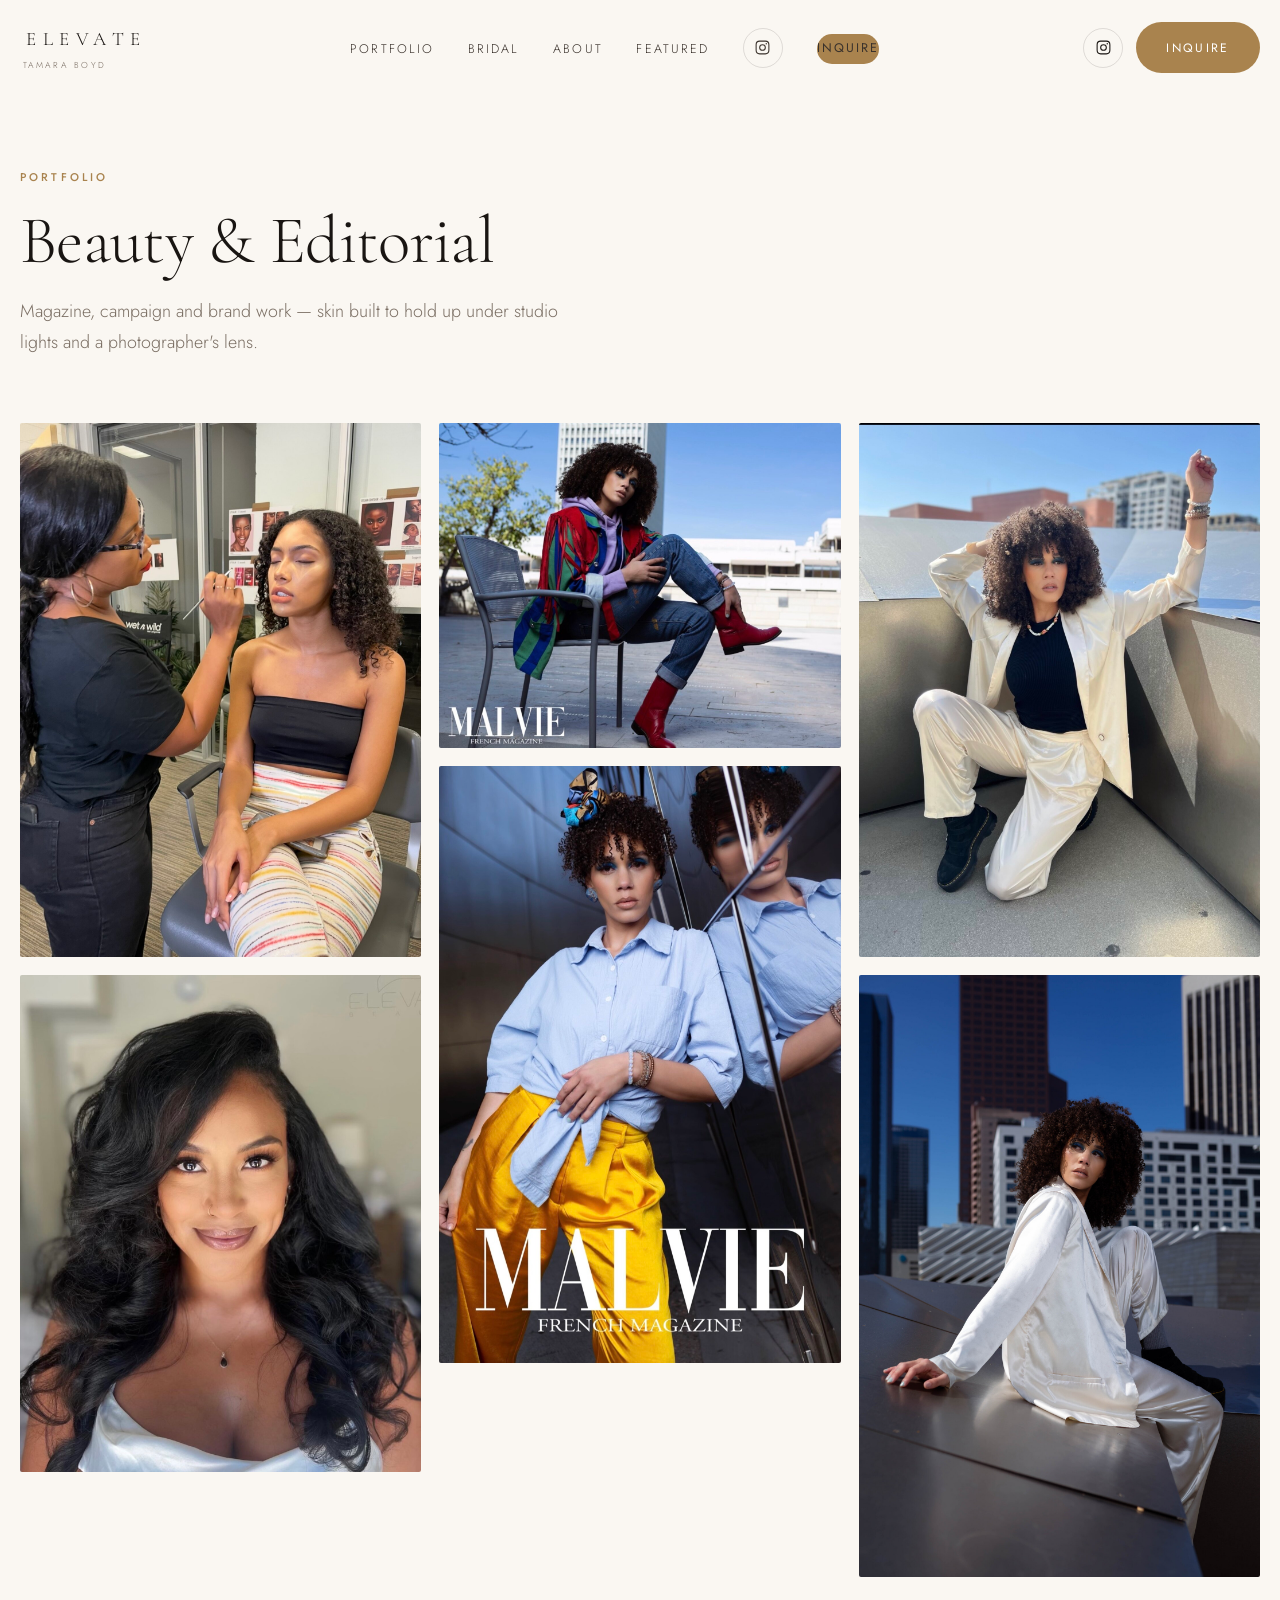
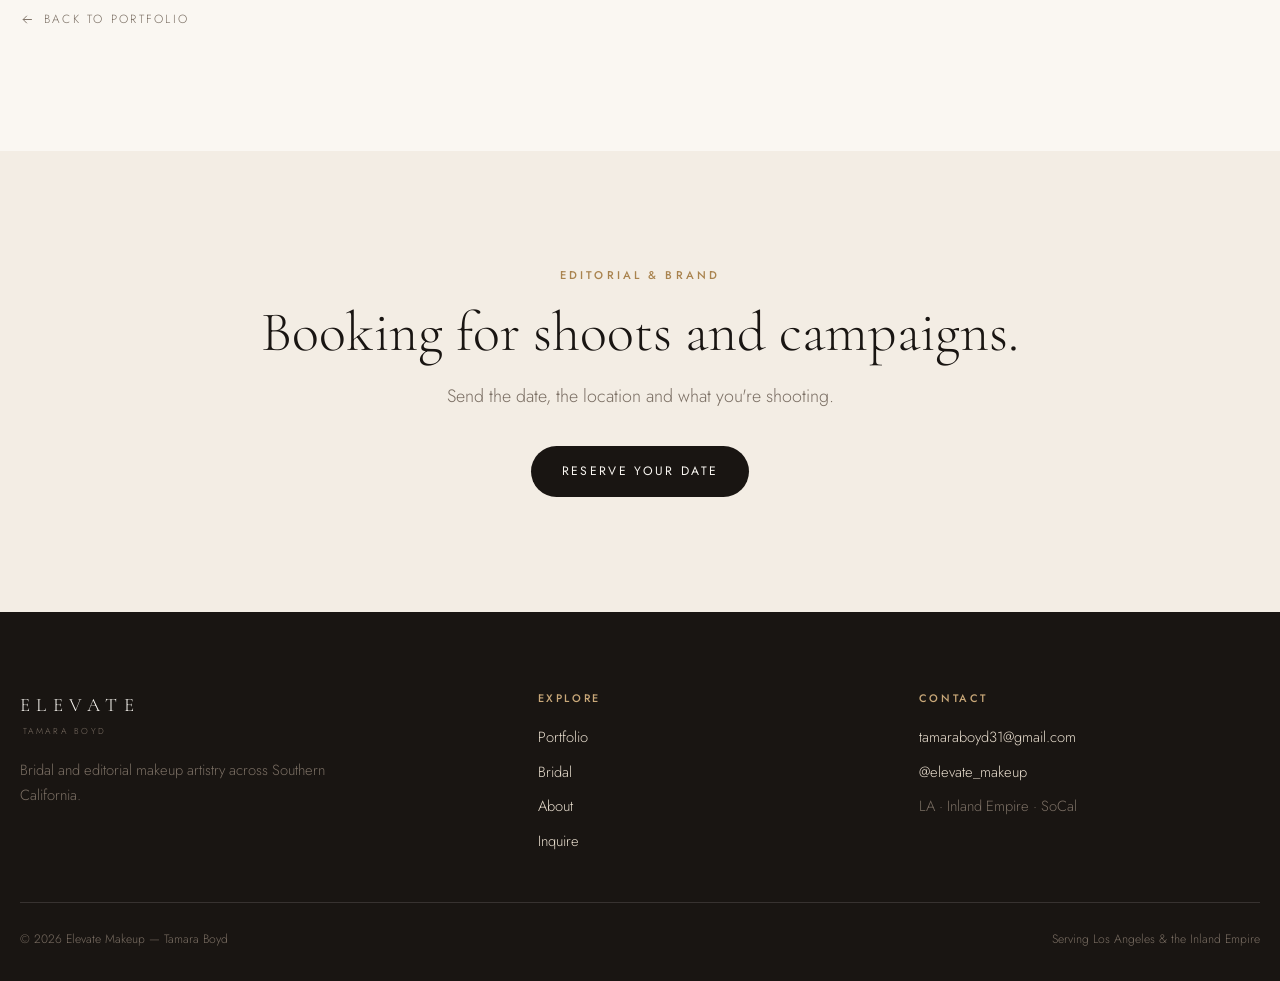
<file: work-beauty.html>
<!DOCTYPE html>
<html lang="en">
<head>
<meta charset="utf-8">
<meta name="viewport" content="width=device-width,initial-scale=1">
<title>Beauty &amp; Editorial Makeup Portfolio | Elevate Makeup — Tamara Boyd</title>
<meta name="description" content="Editorial, brand and beauty makeup by Tamara Boyd. Magazine and campaign work across Los Angeles and Southern California.">
<link rel="canonical" href="https://elevatemakeup.com/work-beauty.html">
<meta property="og:title" content="Beauty & Editorial Portfolio — Tamara Boyd">
<meta property="og:description" content="Editorial, brand and beauty makeup across Southern California.">
<meta property="og:type" content="website">
<link rel="preconnect" href="https://fonts.googleapis.com">
<link rel="preconnect" href="https://fonts.gstatic.com" crossorigin>
<link href="https://fonts.googleapis.com/css2?family=Cormorant+Garamond:ital,wght@0,300;0,400;1,300;1,400&family=Jost:wght@300;400;500&display=swap" rel="stylesheet">
<link rel="stylesheet" href="assets/styles.css">
</head>
<body>

<div id="loader">
  <div class="brush-wrap">
    <svg viewBox="0 0 100 100" aria-hidden="true">
      <circle class="ring-bg" cx="50" cy="50" r="49"></circle>
      <circle class="ring-fg" cx="50" cy="50" r="49"></circle>
    </svg>
    <div class="brush-orbit">
      <svg class="brush" viewBox="0 0 24 64" fill="none" aria-hidden="true">
        <path d="M12 2c3 4 4.6 8 4.6 12 0 3.4-2 5.6-4.6 5.6S7.4 17.4 7.4 14C7.4 10 9 6 12 2z" fill="#A9834E"/>
        <rect x="9.2" y="19" width="5.6" height="6" rx="1" fill="#191512"/>
        <rect x="10" y="25" width="4" height="34" rx="2" fill="#C3B2A0"/>
      </svg>
    </div>
    <div class="loader-word">ELEVATE</div>
  </div>
</div>

<header>
  <div class="wrap nav">
    <a class="brand" href="index.html">Elevate<span>Tamara Boyd</span></a>
    <ul class="nav-links" id="navlinks">
      <li><a href="index.html#work">Portfolio</a></li>
      <li><a href="bridal.html">Bridal</a></li>
      <li><a href="index.html#about">About</a></li>
      <li><a href="index.html#featured">Featured</a></li>
      <li><a class="ig" href="https://www.instagram.com/elevate_makeup/" target="_blank" rel="noopener" aria-label="Instagram — see her reels and latest work">
        <svg width="17" height="17" viewBox="0 0 24 24" stroke-width="1.5"><rect x="3" y="3" width="18" height="18" rx="5"/><circle cx="12" cy="12" r="4"/><circle cx="17.3" cy="6.7" r="1" fill="currentColor" stroke="none"/></svg>
      </a></li>
      <li><a class="btn btn-gold" href="#" data-inquire="Editorial / Brand">Inquire</a></li>
    </ul>
    <div class="nav-right">
      <a class="ig" href="https://www.instagram.com/elevate_makeup/" target="_blank" rel="noopener" aria-label="Instagram — see her reels and latest work">
        <svg width="17" height="17" viewBox="0 0 24 24" stroke-width="1.5"><rect x="3" y="3" width="18" height="18" rx="5"/><circle cx="12" cy="12" r="4"/><circle cx="17.3" cy="6.7" r="1" fill="currentColor" stroke="none"/></svg>
      </a>
      <a class="btn btn-gold" href="#" data-inquire="Editorial / Brand">Inquire</a>
    </div>
    <button class="burger" id="burger" aria-label="Menu"><i></i><i></i><i></i></button>
  </div>
</header>

<main>

<section class="page-head">
  <div class="wrap">
    <p class="eyebrow rv">Portfolio</p>
    <h1 class="rv" style="font-size:clamp(2.4rem,5.5vw,4.2rem)">Beauty &amp; Editorial</h1>
    <p class="lede rv" style="margin-top:1.2rem">Magazine, campaign and brand work —
    skin built to hold up under studio lights and a photographer's lens.</p>
  </div>
</section>

<section style="padding-top:0">
  <div class="wrap">
    <div class="masonry" id="gallery-grid" data-album="beauty"></div>
    <a class="back-link" href="index.html#work">
      <svg width="15" height="15" viewBox="0 0 24 24" fill="none" stroke="currentColor" stroke-width="1.5"><path d="M19 12H5M11 18l-6-6 6-6"/></svg>
      Back to portfolio
    </a>
  </div>
</section>

<section class="band">
  <div class="wrap">
    <p class="eyebrow rv">Editorial &amp; Brand</p>
    <h2 class="rv">Booking for shoots and campaigns.</h2>
    <p class="lede rv">Send the date, the location and what you're shooting.</p>
    <a class="btn rv" href="#" data-inquire="Editorial / Brand">Reserve Your Date</a>
  </div>
</section>

</main>

<footer>
  <div class="wrap">
    <div class="foot">
      <div>
        <a class="brand" href="index.html">Elevate<span>Tamara Boyd</span></a>
        <p style="color:var(--muted);margin-top:1.2rem;max-width:34ch;font-size:.92rem">
          Bridal and editorial makeup artistry across Southern California.</p>
      </div>
      <div>
        <h4>Explore</h4>
        <ul>
          <li><a href="index.html#work">Portfolio</a></li>
          <li><a href="bridal.html">Bridal</a></li>
          <li><a href="index.html#about">About</a></li>
          <li><a href="#" data-inquire="Editorial / Brand">Inquire</a></li>
        </ul>
      </div>
      <div>
        <h4>Contact</h4>
        <ul>
          <li><a href="mailto:tamaraboyd31@gmail.com">tamaraboyd31@gmail.com</a></li>
          <li><a href="https://www.instagram.com/elevate_makeup/" target="_blank" rel="noopener">@elevate_makeup</a></li>
          <li style="color:var(--muted)">LA · Inland Empire · SoCal</li>
        </ul>
      </div>
    </div>
    <div class="foot-base">
      <span>&copy; <span id="yr"></span> Elevate Makeup — Tamara Boyd</span>
      <span>Serving Los Angeles &amp; the Inland Empire</span>
    </div>
  </div>
</footer>

<div class="modal" id="inq" role="dialog" aria-label="Inquiry">
  <div class="modal-bg" id="inq-bg"></div>
  <div class="modal-card">
    <button class="modal-x" id="inq-x" aria-label="Close">
      <svg width="16" height="16" viewBox="0 0 24 24" fill="none" stroke="currentColor" stroke-width="1.6"><path d="M18 6 6 18M6 6l12 12"/></svg>
    </button>

    <div class="inq-step" data-step="1">
      <div class="step-tag">Step 1 of 2<i></i></div>
      <h2>Reserve your date.</h2>
      <p class="lede">Tell her what you need and when. She'll come back with availability
      and a quote built for your day.</p>

      <div class="field">
        <label>
          <svg width="14" height="14" viewBox="0 0 24 24" fill="none" stroke-width="1.6"><path d="M12 3l2.2 5.6L20 9.8l-4 4.1.9 5.9L12 17l-4.9 2.8.9-5.9-4-4.1 5.8-1.2z"/></svg>
          What are we creating?
        </label>
        <div class="chips-grid" id="svc">
          <button class="chip-card" data-v="Bridal"><b>Bridal</b><small>Just the bride</small></button>
          <button class="chip-card" data-v="Bridal Party"><b>Bridal Party</b><small>Bride + party</small></button>
          <button class="chip-card" data-v="Editorial / Brand"><b>Editorial</b><small>Brand or campaign</small></button>
          <button class="chip-card" data-v="Photoshoot"><b>Photoshoot</b><small>Portrait or headshot</small></button>
          <button class="chip-card" data-v="Event"><b>Event</b><small>Special occasion</small></button>
          <button class="chip-card" data-v="Lesson"><b>Lesson</b><small>One-on-one</small></button>
        </div>
        <div class="err" id="e1">Pick one so she knows what to quote.</div>
      </div>

      <div class="field">
        <label>
          <svg width="14" height="14" viewBox="0 0 24 24" fill="none" stroke-width="1.6"><circle cx="9" cy="8" r="3.2"/><path d="M3 20c0-3.3 2.7-5.5 6-5.5s6 2.2 6 5.5M17 11.5a3 3 0 100-6M18 20c0-2.3-.9-4-2.4-5"/></svg>
          How many faces?
        </label>
        <div class="chips" id="faces">
          <button class="chip" data-v="Just me">Just me</button>
          <button class="chip" data-v="2–3">2–3</button>
          <button class="chip" data-v="4–6">4–6</button>
          <button class="chip" data-v="7–10">7–10</button>
          <button class="chip" data-v="10+">10+</button>
        </div>
      </div>

      <div class="two field">
        <div>
          <span class="sub-label">Date</span>
          <input type="date" id="f-date">
        </div>
        <div>
          <span class="sub-label">Location or venue</span>
          <input type="text" id="f-where" placeholder="Los Angeles, CA">
        </div>
      </div>

      <button class="btn" id="inq-next">Continue to Details
        <svg width="15" height="15" viewBox="0 0 24 24" fill="none" stroke="currentColor" stroke-width="1.6"><path d="M5 12h14M13 6l6 6-6 6"/></svg>
      </button>
    </div>

    <div class="inq-step" data-step="2" hidden>
      <div class="step-tag">Step 2 of 2<i></i></div>
      <h2>How does she reach you?</h2>
      <p class="lede" id="recap" style="color:var(--gold)"></p>

      <div class="two field">
        <div><span class="sub-label">Your name</span><input type="text" id="f-name" placeholder="Jackie Alvarez"></div>
        <div><span class="sub-label">Email</span><input type="email" id="f-email" placeholder="you@email.com"></div>
      </div>
      <div class="two field">
        <div><span class="sub-label">Phone</span><input type="tel" id="f-phone" placeholder="Best number to reach you"></div>
        <div><span class="sub-label">How'd you find her?</span><input type="text" id="f-src" placeholder="Instagram, a friend, Google…"></div>
      </div>
      <div class="field">
        <span class="sub-label">Anything else she should know?</span>
        <textarea id="f-msg" placeholder="Call time, location, the look you're after…"></textarea>
      </div>
      <div class="err" id="e2">Name and email, then she can get back to you.</div>
      <div class="modal-foot">
        <button class="btn btn-ghost" id="inq-back">Back</button>
        <button class="btn" id="inq-send">Send Inquiry
          <svg width="15" height="15" viewBox="0 0 24 24" fill="none" stroke="currentColor" stroke-width="1.6"><path d="M22 2 11 13M22 2l-7 20-4-9-9-4z"/></svg>
        </button>
      </div>
    </div>

    <div class="inq-step sent" data-step="3" hidden>
      <svg width="46" height="46" viewBox="0 0 24 24" fill="none" stroke-width="1.2"><circle cx="12" cy="12" r="10"/><path d="M8 12.5l2.6 2.6L16 9.5"/></svg>
      <h2>On its way.</h2>
      <p class="lede" style="margin-inline:auto">Your email app should have opened with everything
      filled in — just hit send. If it didn't, write her at
      <a href="mailto:tamaraboyd31@gmail.com" style="color:var(--gold)">tamaraboyd31@gmail.com</a>.</p>
    </div>
  </div>
</div>

<script src="assets/app.js"></script>
</body>
</html>
</file>
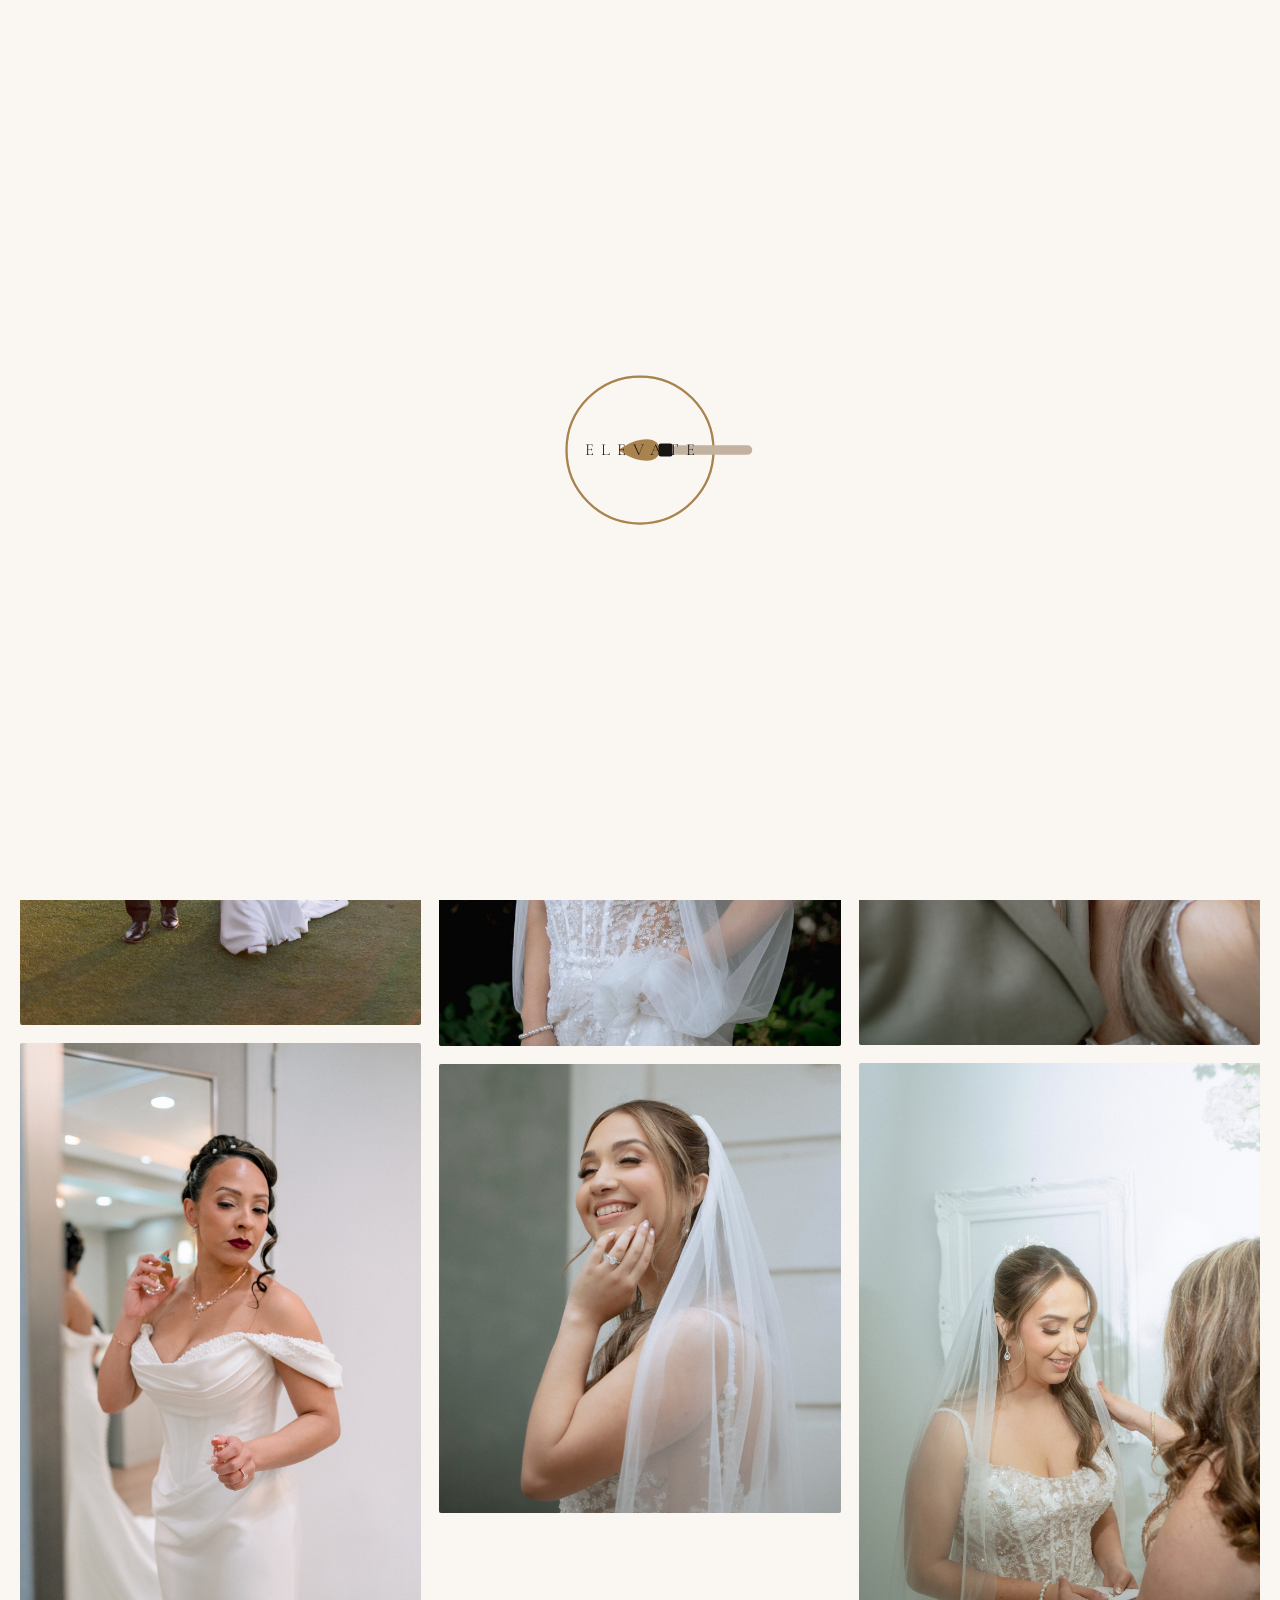
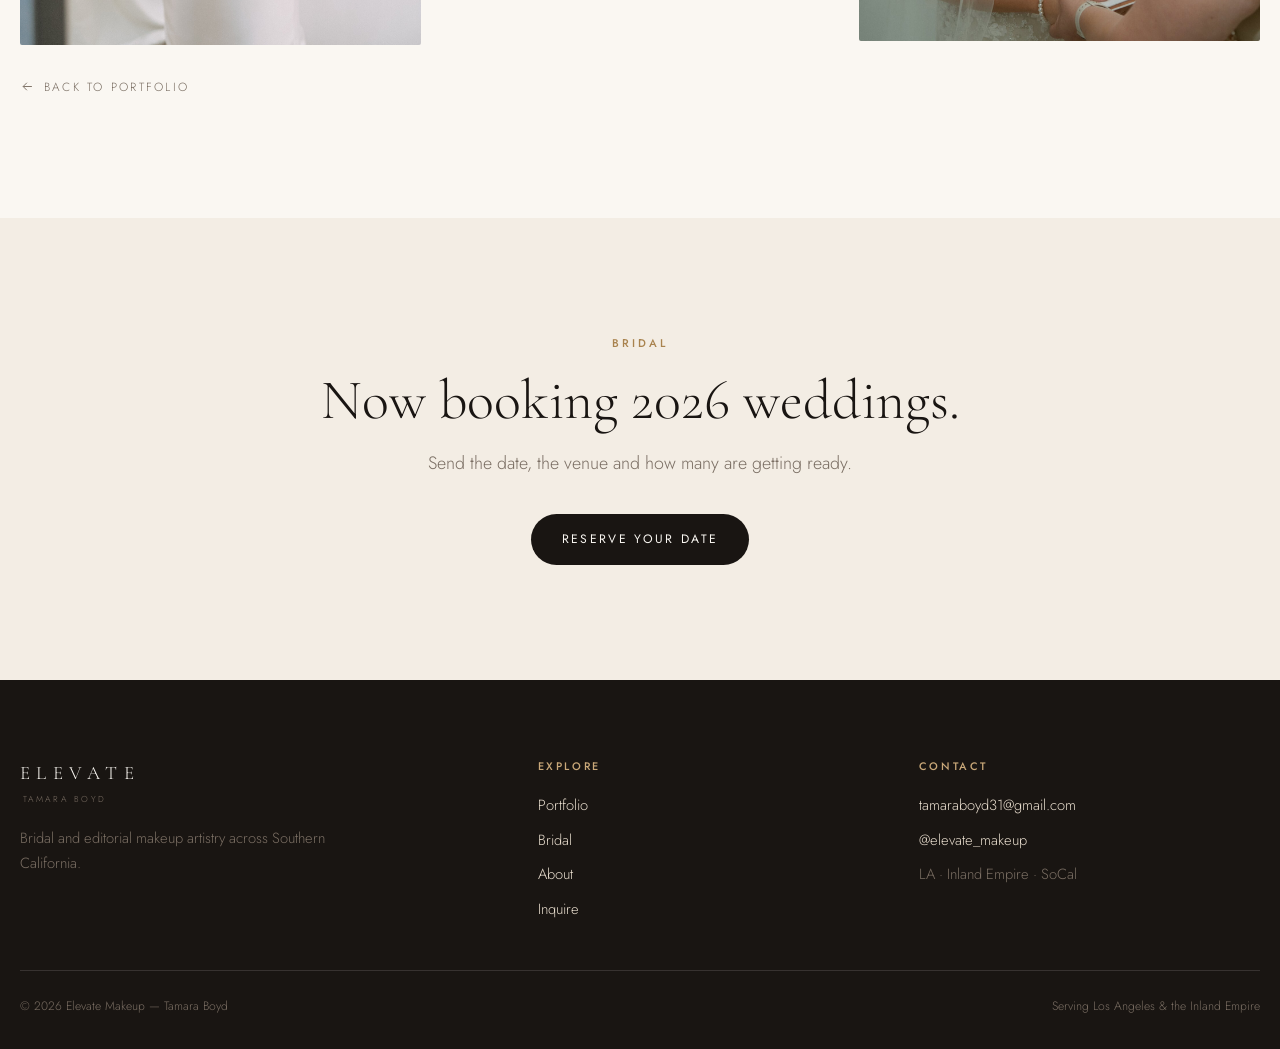
<file: work-bridal.html>
<!DOCTYPE html>
<html lang="en">
<head>
<meta charset="utf-8">
<meta name="viewport" content="width=device-width,initial-scale=1">
<title>Bridal Makeup Portfolio | Elevate Makeup — Tamara Boyd</title>
<meta name="description" content="Bridal and wedding party makeup by Tamara Boyd. On-location across Los Angeles, the Inland Empire and Southern California.">
<link rel="canonical" href="https://elevatemakeup.com/work-bridal.html">
<meta property="og:title" content="Bridal Portfolio — Tamara Boyd">
<meta property="og:description" content="On-location bridal makeup across Southern California.">
<meta property="og:type" content="website">
<link rel="preconnect" href="https://fonts.googleapis.com">
<link rel="preconnect" href="https://fonts.gstatic.com" crossorigin>
<link href="https://fonts.googleapis.com/css2?family=Cormorant+Garamond:ital,wght@0,300;0,400;1,300;1,400&family=Jost:wght@300;400;500&display=swap" rel="stylesheet">
<link rel="stylesheet" href="assets/styles.css">
</head>
<body>

<div id="loader">
  <div class="brush-wrap">
    <svg viewBox="0 0 100 100" aria-hidden="true">
      <circle class="ring-bg" cx="50" cy="50" r="49"></circle>
      <circle class="ring-fg" cx="50" cy="50" r="49"></circle>
    </svg>
    <div class="brush-orbit">
      <svg class="brush" viewBox="0 0 24 64" fill="none" aria-hidden="true">
        <path d="M12 2c3 4 4.6 8 4.6 12 0 3.4-2 5.6-4.6 5.6S7.4 17.4 7.4 14C7.4 10 9 6 12 2z" fill="#A9834E"/>
        <rect x="9.2" y="19" width="5.6" height="6" rx="1" fill="#191512"/>
        <rect x="10" y="25" width="4" height="34" rx="2" fill="#C3B2A0"/>
      </svg>
    </div>
    <div class="loader-word">ELEVATE</div>
  </div>
</div>

<header>
  <div class="wrap nav">
    <a class="brand" href="index.html">Elevate<span>Tamara Boyd</span></a>
    <ul class="nav-links" id="navlinks">
      <li><a href="index.html#work">Portfolio</a></li>
      <li><a href="bridal.html">Bridal</a></li>
      <li><a href="index.html#about">About</a></li>
      <li><a href="index.html#featured">Featured</a></li>
      <li><a class="ig" href="https://www.instagram.com/elevate_makeup/" target="_blank" rel="noopener" aria-label="Instagram — see her reels and latest work">
        <svg width="17" height="17" viewBox="0 0 24 24" stroke-width="1.5"><rect x="3" y="3" width="18" height="18" rx="5"/><circle cx="12" cy="12" r="4"/><circle cx="17.3" cy="6.7" r="1" fill="currentColor" stroke="none"/></svg>
      </a></li>
      <li><a class="btn btn-gold" href="#" data-inquire="Bridal">Inquire</a></li>
    </ul>
    <div class="nav-right">
      <a class="ig" href="https://www.instagram.com/elevate_makeup/" target="_blank" rel="noopener" aria-label="Instagram — see her reels and latest work">
        <svg width="17" height="17" viewBox="0 0 24 24" stroke-width="1.5"><rect x="3" y="3" width="18" height="18" rx="5"/><circle cx="12" cy="12" r="4"/><circle cx="17.3" cy="6.7" r="1" fill="currentColor" stroke="none"/></svg>
      </a>
      <a class="btn btn-gold" href="#" data-inquire="Bridal">Inquire</a>
    </div>
    <button class="burger" id="burger" aria-label="Menu"><i></i><i></i><i></i></button>
  </div>
</header>

<main>

<section class="page-head">
  <div class="wrap">
    <p class="eyebrow rv">Portfolio</p>
    <h1 class="rv" style="font-size:clamp(2.4rem,5.5vw,4.2rem)">Bridal</h1>
    <p class="lede rv" style="margin-top:1.2rem">Wedding mornings across Southern California — makeup that photographs
    beautifully and lasts from first look to last dance.</p>
  </div>
</section>

<section style="padding-top:0">
  <div class="wrap">
    <div class="masonry" id="gallery-grid" data-album="bridal"></div>
    <a class="back-link" href="index.html#work">
      <svg width="15" height="15" viewBox="0 0 24 24" fill="none" stroke="currentColor" stroke-width="1.5"><path d="M19 12H5M11 18l-6-6 6-6"/></svg>
      Back to portfolio
    </a>
  </div>
</section>

<section class="band">
  <div class="wrap">
    <p class="eyebrow rv">Bridal</p>
    <h2 class="rv">Now booking 2026 weddings.</h2>
    <p class="lede rv">Send the date, the venue and how many are getting ready.</p>
    <a class="btn rv" href="#" data-inquire="Bridal">Reserve Your Date</a>
  </div>
</section>

</main>

<footer>
  <div class="wrap">
    <div class="foot">
      <div>
        <a class="brand" href="index.html">Elevate<span>Tamara Boyd</span></a>
        <p style="color:var(--muted);margin-top:1.2rem;max-width:34ch;font-size:.92rem">
          Bridal and editorial makeup artistry across Southern California.</p>
      </div>
      <div>
        <h4>Explore</h4>
        <ul>
          <li><a href="index.html#work">Portfolio</a></li>
          <li><a href="bridal.html">Bridal</a></li>
          <li><a href="index.html#about">About</a></li>
          <li><a href="#" data-inquire="Bridal">Inquire</a></li>
        </ul>
      </div>
      <div>
        <h4>Contact</h4>
        <ul>
          <li><a href="mailto:tamaraboyd31@gmail.com">tamaraboyd31@gmail.com</a></li>
          <li><a href="https://www.instagram.com/elevate_makeup/" target="_blank" rel="noopener">@elevate_makeup</a></li>
          <li style="color:var(--muted)">LA · Inland Empire · SoCal</li>
        </ul>
      </div>
    </div>
    <div class="foot-base">
      <span>&copy; <span id="yr"></span> Elevate Makeup — Tamara Boyd</span>
      <span>Serving Los Angeles &amp; the Inland Empire</span>
    </div>
  </div>
</footer>

<div class="modal" id="inq" role="dialog" aria-label="Inquiry">
  <div class="modal-bg" id="inq-bg"></div>
  <div class="modal-card">
    <button class="modal-x" id="inq-x" aria-label="Close">
      <svg width="16" height="16" viewBox="0 0 24 24" fill="none" stroke="currentColor" stroke-width="1.6"><path d="M18 6 6 18M6 6l12 12"/></svg>
    </button>

    <div class="inq-step" data-step="1">
      <div class="step-tag">Step 1 of 2<i></i></div>
      <h2>Reserve your date.</h2>
      <p class="lede">Tell her what you need and when. She'll come back with availability
      and a quote built for your day.</p>

      <div class="field">
        <label>
          <svg width="14" height="14" viewBox="0 0 24 24" fill="none" stroke-width="1.6"><path d="M12 3l2.2 5.6L20 9.8l-4 4.1.9 5.9L12 17l-4.9 2.8.9-5.9-4-4.1 5.8-1.2z"/></svg>
          What are we creating?
        </label>
        <div class="chips-grid" id="svc">
          <button class="chip-card" data-v="Bridal"><b>Bridal</b><small>Just the bride</small></button>
          <button class="chip-card" data-v="Bridal Party"><b>Bridal Party</b><small>Bride + party</small></button>
          <button class="chip-card" data-v="Editorial / Brand"><b>Editorial</b><small>Brand or campaign</small></button>
          <button class="chip-card" data-v="Photoshoot"><b>Photoshoot</b><small>Portrait or headshot</small></button>
          <button class="chip-card" data-v="Event"><b>Event</b><small>Special occasion</small></button>
          <button class="chip-card" data-v="Lesson"><b>Lesson</b><small>One-on-one</small></button>
        </div>
        <div class="err" id="e1">Pick one so she knows what to quote.</div>
      </div>

      <div class="field">
        <label>
          <svg width="14" height="14" viewBox="0 0 24 24" fill="none" stroke-width="1.6"><circle cx="9" cy="8" r="3.2"/><path d="M3 20c0-3.3 2.7-5.5 6-5.5s6 2.2 6 5.5M17 11.5a3 3 0 100-6M18 20c0-2.3-.9-4-2.4-5"/></svg>
          How many faces?
        </label>
        <div class="chips" id="faces">
          <button class="chip" data-v="Just me">Just me</button>
          <button class="chip" data-v="2–3">2–3</button>
          <button class="chip" data-v="4–6">4–6</button>
          <button class="chip" data-v="7–10">7–10</button>
          <button class="chip" data-v="10+">10+</button>
        </div>
      </div>

      <div class="two field">
        <div>
          <span class="sub-label">Date</span>
          <input type="date" id="f-date">
        </div>
        <div>
          <span class="sub-label">Location or venue</span>
          <input type="text" id="f-where" placeholder="Riverside, CA">
        </div>
      </div>

      <button class="btn" id="inq-next">Continue to Details
        <svg width="15" height="15" viewBox="0 0 24 24" fill="none" stroke="currentColor" stroke-width="1.6"><path d="M5 12h14M13 6l6 6-6 6"/></svg>
      </button>
    </div>

    <div class="inq-step" data-step="2" hidden>
      <div class="step-tag">Step 2 of 2<i></i></div>
      <h2>How does she reach you?</h2>
      <p class="lede" id="recap" style="color:var(--gold)"></p>

      <div class="two field">
        <div><span class="sub-label">Your name</span><input type="text" id="f-name" placeholder="Jackie Alvarez"></div>
        <div><span class="sub-label">Email</span><input type="email" id="f-email" placeholder="you@email.com"></div>
      </div>
      <div class="two field">
        <div><span class="sub-label">Phone</span><input type="tel" id="f-phone" placeholder="Best number to reach you"></div>
        <div><span class="sub-label">How'd you find her?</span><input type="text" id="f-src" placeholder="Instagram, a friend, Google…"></div>
      </div>
      <div class="field">
        <span class="sub-label">Anything else she should know?</span>
        <textarea id="f-msg" placeholder="Getting-ready location, start time, the look you're after…"></textarea>
      </div>
      <div class="err" id="e2">Name and email, then she can get back to you.</div>
      <div class="modal-foot">
        <button class="btn btn-ghost" id="inq-back">Back</button>
        <button class="btn" id="inq-send">Send Inquiry
          <svg width="15" height="15" viewBox="0 0 24 24" fill="none" stroke="currentColor" stroke-width="1.6"><path d="M22 2 11 13M22 2l-7 20-4-9-9-4z"/></svg>
        </button>
      </div>
    </div>

    <div class="inq-step sent" data-step="3" hidden>
      <svg width="46" height="46" viewBox="0 0 24 24" fill="none" stroke-width="1.2"><circle cx="12" cy="12" r="10"/><path d="M8 12.5l2.6 2.6L16 9.5"/></svg>
      <h2>On its way.</h2>
      <p class="lede" style="margin-inline:auto">Your email app should have opened with everything
      filled in — just hit send. If it didn't, write her at
      <a href="mailto:tamaraboyd31@gmail.com" style="color:var(--gold)">tamaraboyd31@gmail.com</a>.</p>
    </div>
  </div>
</div>

<script src="assets/app.js"></script>
</body>
</html>
</file>
<file: assets/styles.css>
/* =========================================================
   ELEVATE MAKEUP — Tamara Boyd
   Warm neutral editorial. The photography is the loudest
   thing on the page; everything else stays quiet.
   ========================================================= */

:root{
  --cream:#FAF7F2;
  --paper:#F3EDE4;
  --sand:#E7DCCD;
  --taupe:#C3B2A0;
  --ink:#191512;
  --ink-soft:#3A322C;
  --muted:#7A6E63;
  --gold:#A9834E;
  --gold-soft:#C9A879;
  --line:rgba(25,21,18,.12);

  --serif:"Cormorant Garamond",Georgia,serif;
  --sans:"Jost","Helvetica Neue",Arial,sans-serif;

  --wrap:1240px;
  --ease:cubic-bezier(.22,.61,.36,1);
}

*{box-sizing:border-box}
html{scroll-behavior:smooth;-webkit-text-size-adjust:100%}
body{
  margin:0;background:var(--cream);color:var(--ink);
  font-family:var(--sans);font-weight:300;font-size:17px;line-height:1.7;
  -webkit-font-smoothing:antialiased;overflow-x:hidden;
}
body.locked{overflow:hidden}
img{max-width:100%;display:block}
a{color:inherit;text-decoration:none}
button{font-family:inherit;cursor:pointer;border:0;background:none;color:inherit}

.wrap{width:min(100% - 2.5rem,var(--wrap));margin-inline:auto}
.eyebrow{
  font-size:.7rem;letter-spacing:.28em;text-transform:uppercase;
  color:var(--gold);font-weight:500;margin:0 0 1.1rem;
}
h1,h2,h3{font-family:var(--serif);font-weight:300;line-height:1.08;margin:0}
h1{font-size:clamp(2.9rem,7vw,5.4rem);letter-spacing:-.01em}
h2{font-size:clamp(2.1rem,4.6vw,3.5rem)}
h3{font-size:clamp(1.3rem,2.2vw,1.75rem)}
p{margin:0 0 1.1rem;color:var(--ink-soft)}
.lede{font-size:1.12rem;color:var(--muted);max-width:56ch}
section{padding:clamp(4.5rem,9vw,8rem) 0}

/* ---------------------------------------------- brush loader */
#loader{
  position:fixed;inset:0;z-index:9999;background:var(--cream);
  display:grid;place-items:center;transition:opacity .7s var(--ease),visibility .7s;
}
#loader.done{opacity:0;visibility:hidden}
.brush-wrap{width:150px;height:150px;position:relative}
.brush-wrap svg{width:100%;height:100%;transform:rotate(-90deg)}
.ring-bg{fill:none;stroke:var(--sand);stroke-width:1.5}
.ring-fg{
  fill:none;stroke:var(--gold);stroke-width:1.5;stroke-linecap:round;
  stroke-dasharray:308;stroke-dashoffset:308;
  animation:sweep 1.9s var(--ease) forwards;
}
@keyframes sweep{to{stroke-dashoffset:0}}
/* the brush rides the tip of the arc as it draws */
.brush-orbit{
  position:absolute;inset:0;animation:orbit 1.9s var(--ease) forwards;
}
@keyframes orbit{from{transform:rotate(0)}to{transform:rotate(360deg)}}
.brush{
  position:absolute;top:-13px;left:50%;width:26px;margin-left:-13px;
  transform-origin:50% 88px;
}
.loader-word{
  position:absolute;inset:0;display:grid;place-items:center;
  font-family:var(--serif);font-size:1.05rem;letter-spacing:.42em;
  text-indent:.42em;color:var(--ink);opacity:0;
  animation:fadeIn .9s .5s var(--ease) forwards;
}
@keyframes fadeIn{to{opacity:1}}

/* ---------------------------------------------- nav */
header{
  position:fixed;inset:0 0 auto;z-index:900;
  padding:1.4rem 0;transition:background .4s,padding .4s,box-shadow .4s;
}
header.stuck{
  background:rgba(250,247,242,.93);backdrop-filter:blur(14px);
  padding:.85rem 0;box-shadow:0 1px 0 var(--line);
}
.nav{display:flex;align-items:center;justify-content:space-between;gap:2rem}
.brand{
  font-family:var(--serif);font-size:1.18rem;letter-spacing:.34em;
  text-indent:.34em;text-transform:uppercase;white-space:nowrap;
}
.brand span{display:block;font-family:var(--sans);font-size:.54rem;
  letter-spacing:.3em;text-indent:.3em;color:var(--muted);margin-top:.18rem}
.nav-links{display:flex;align-items:center;gap:2.1rem;list-style:none;margin:0;padding:0}
.nav-links a{
  font-size:.78rem;letter-spacing:.17em;text-transform:uppercase;color:var(--ink-soft);
  position:relative;padding:.25rem 0;transition:color .3s;
}
.nav-links a::after{
  content:"";position:absolute;left:0;bottom:0;width:0;height:1px;
  background:var(--gold);transition:width .35s var(--ease);
}
.nav-links a:hover{color:var(--gold)}
.nav-links a:hover::after{width:100%}

.btn{
  display:inline-flex;align-items:center;gap:.6rem;
  padding:.95rem 1.9rem;border-radius:999px;
  font-size:.76rem;letter-spacing:.19em;text-transform:uppercase;font-weight:400;
  background:var(--ink);color:var(--cream);
  transition:background .35s,transform .35s var(--ease),box-shadow .35s;
}
.btn:hover{background:var(--gold);transform:translateY(-2px);
  box-shadow:0 12px 28px rgba(169,131,78,.28)}
.btn-ghost{background:transparent;color:var(--ink);border:1px solid var(--line)}
.btn-ghost:hover{background:var(--ink);color:var(--cream);border-color:var(--ink)}
/* the nav Inquire disappeared against the cream header -- gold so it reads
   as the one thing to click up there */
.btn-gold{background:var(--gold);color:#fff}
.btn-gold:hover{background:var(--ink);color:var(--cream)}

.burger{display:none;width:44px;height:44px;position:relative;z-index:960}
.burger i{
  position:absolute;left:11px;width:22px;height:1.5px;background:var(--ink);
  transition:transform .4s var(--ease),opacity .25s;
}
.burger i:nth-child(1){top:17px}
.burger i:nth-child(2){top:23px}
.burger i:nth-child(3){top:29px}
.burger.open i:nth-child(1){transform:translateY(6px) rotate(45deg)}
.burger.open i:nth-child(2){opacity:0}
.burger.open i:nth-child(3){transform:translateY(-6px) rotate(-45deg)}

/* ---------------------------------------------- hero */
.hero{padding:clamp(8rem,15vw,11rem) 0 clamp(3.5rem,7vw,6rem);position:relative}
.hero-grid{display:grid;grid-template-columns:1.05fr .95fr;gap:clamp(2rem,5vw,4.5rem);align-items:center}
.hero h1{margin-bottom:1.6rem}
.hero h1 em{font-style:italic;color:var(--gold)}
.hero-meta{
  display:flex;flex-wrap:wrap;gap:.6rem;margin:2rem 0 2.4rem;
}
.tag{
  font-size:.68rem;letter-spacing:.19em;text-transform:uppercase;
  padding:.5rem 1rem;border:1px solid var(--line);border-radius:999px;color:var(--muted);
}
.hero-cta{display:flex;flex-wrap:wrap;gap:.9rem}
.hero-photo{position:relative}
/* no forced aspect-ratio -- a 4/5 box was cropping Tamara off her own hero */
.hero-photo img{width:100%;height:auto;display:block;border-radius:2px}
.hero-photo::after{
  content:"";position:absolute;inset:auto -14px -14px auto;width:52%;height:52%;
  border:1px solid var(--gold-soft);border-radius:2px;z-index:-1;
}
.ph{
  display:grid;place-items:center;background:var(--paper);
  border:1px dashed var(--taupe);aspect-ratio:4/5;
  color:var(--muted);font-size:.72rem;letter-spacing:.2em;text-transform:uppercase;
  text-align:center;padding:2rem;
}

/* ---------------------------------------------- featured strip */
.featured{background:var(--ink);color:var(--cream);padding:clamp(3rem,5vw,4.2rem) 0}
.featured .eyebrow{color:var(--gold-soft);text-align:center}
.press{
  display:flex;flex-wrap:wrap;align-items:center;justify-content:center;
  gap:clamp(1.8rem,5vw,4.5rem);
}
.press-item{text-align:center;opacity:.88;transition:opacity .3s}
.press-item:hover{opacity:1}
.press-item b{
  display:block;font-family:var(--serif);font-size:clamp(1.15rem,2.2vw,1.7rem);
  font-weight:400;letter-spacing:.04em;
}
.press-item small{
  display:block;font-size:.6rem;letter-spacing:.22em;text-transform:uppercase;
  color:var(--gold-soft);margin-top:.3rem;
}

/* ---------------------------------------------- albums
   Masonry, not a grid of forced 4:5 crops. Every frame keeps the shape it
   was shot in -- a full-length bride and a tight beauty close-up should not
   be squeezed into the same box. */
/* Two album cards. Each shows three real prints fanned out, uncropped, and
   opens the whole set. A single cover image always cropped somebody's head
   off, which is what kept looking wrong. */
.album-cards{display:grid;grid-template-columns:1fr 1fr;gap:clamp(1.2rem,3vw,2.6rem)}
.album-card{
  display:block;width:100%;text-align:left;padding:0;
  background:var(--paper);border:1px solid var(--line);border-radius:4px;
  overflow:hidden;cursor:pointer;transition:transform .5s var(--ease),box-shadow .5s var(--ease);
}
.album-card:hover{transform:translateY(-5px);box-shadow:0 24px 50px rgba(25,21,18,.13)}
.fan{
  position:relative;height:clamp(270px,32vw,400px);
  display:grid;place-items:center;padding:clamp(1.6rem,3vw,2.4rem) 0;
}
.fan img{
  position:absolute;height:100%;width:auto;border-radius:2px;
  box-shadow:0 10px 30px rgba(25,21,18,.22);
  transition:transform .6s var(--ease);background:#fff;
}
.fan img:nth-child(1){transform:rotate(-8deg) translateX(-30%) scale(.9);z-index:1}
.fan img:nth-child(2){transform:rotate(2deg) scale(1);z-index:3}
.fan img:nth-child(3){transform:rotate(9deg) translateX(30%) scale(.9);z-index:2}
.album-card:hover .fan img:nth-child(1){transform:rotate(-12deg) translateX(-46%) scale(.92)}
.album-card:hover .fan img:nth-child(2){transform:rotate(0deg) scale(1.04)}
.album-card:hover .fan img:nth-child(3){transform:rotate(13deg) translateX(46%) scale(.92)}
.album-meta{
  padding:clamp(1.2rem,2.4vw,1.8rem);border-top:1px solid var(--line);
  background:var(--cream);display:flex;align-items:center;justify-content:space-between;gap:1rem;
}
.album-meta h3{margin:0}
.album-go{
  flex:0 0 auto;width:44px;height:44px;border-radius:50%;display:grid;place-items:center;
  border:1px solid var(--line);color:var(--gold);transition:all .4s var(--ease);
}
.album-card:hover .album-go{background:var(--gold);color:#fff;border-color:var(--gold)}

/* gallery pages — her work laid out plainly. Nothing here is clickable;
   it's meant to read as a portfolio page, not a file browser. */
.masonry{column-count:3;column-gap:clamp(10px,1.4vw,18px)}
.masonry figure{
  break-inside:avoid;margin:0 0 clamp(10px,1.4vw,18px);
  border-radius:2px;overflow:hidden;background:var(--paper);
}
.masonry img{width:100%;height:auto;display:block}
.page-head{padding:clamp(8rem,14vw,10.5rem) 0 clamp(2rem,4vw,3rem)}
.back-link{
  display:inline-flex;align-items:center;gap:.55rem;margin-top:2rem;
  font-size:.74rem;letter-spacing:.19em;text-transform:uppercase;color:var(--muted);
  transition:color .3s;
}
.back-link:hover{color:var(--gold)}

/* instagram pill in the nav */
.ig{
  width:40px;height:40px;flex:0 0 auto;border-radius:50%;
  display:grid;place-items:center;border:1px solid var(--line);color:var(--ink);
  transition:all .35s var(--ease);
}
.ig:hover{background:var(--ink);color:var(--cream);border-color:var(--ink);transform:translateY(-2px)}
.ig svg{stroke:currentColor;fill:none}
.nav-right{display:flex;align-items:center;gap:.8rem}

/* ---------------------------------------------- about */
.about-grid{display:grid;grid-template-columns:.9fr 1.1fr;gap:clamp(2rem,5vw,4.5rem);align-items:center}
.about-grid img{width:100%;height:auto;display:block;border-radius:2px}
.stat-row{display:flex;gap:clamp(1.5rem,4vw,3rem);margin-top:2.2rem;flex-wrap:wrap}
.stat b{display:block;font-family:var(--serif);font-size:2.1rem;line-height:1;color:var(--gold)}
.stat span{font-size:.68rem;letter-spacing:.19em;text-transform:uppercase;color:var(--muted)}

/* ---------------------------------------------- steps */
.steps{display:grid;grid-template-columns:repeat(3,1fr);gap:clamp(1.5rem,3vw,2.6rem)}
.step{padding-top:1.6rem;border-top:1px solid var(--line)}
.step b{
  display:block;font-family:var(--serif);font-size:1.9rem;color:var(--gold-soft);
  line-height:1;margin-bottom:.7rem;
}
.step h3{margin-bottom:.5rem}
.step p{font-size:.95rem;margin:0}

.incl{display:grid;grid-template-columns:repeat(2,1fr);gap:1rem 2.4rem;list-style:none;padding:0;margin:0}
.incl li{
  display:flex;gap:.85rem;align-items:flex-start;padding-bottom:1rem;
  border-bottom:1px solid var(--line);color:var(--ink-soft);font-size:.98rem;
}
.incl svg{flex:0 0 auto;margin-top:.35rem;stroke:var(--gold)}

/* ---------------------------------------------- cta band */
.band{background:var(--paper);text-align:center}
.band h2{margin-bottom:1.1rem}
.band .lede{margin:0 auto 2.2rem}

/* ---------------------------------------------- footer */
footer{background:var(--ink);color:var(--sand);padding:clamp(3.5rem,6vw,5rem) 0 2rem}
.foot{display:grid;grid-template-columns:1.4fr 1fr 1fr;gap:2.5rem}
footer .brand{color:var(--cream)}
footer a:hover{color:var(--gold-soft)}
.foot h4{
  font-size:.68rem;letter-spacing:.24em;text-transform:uppercase;
  color:var(--gold-soft);margin:0 0 1.1rem;font-weight:500;
}
.foot ul{list-style:none;margin:0;padding:0;display:grid;gap:.6rem;font-size:.92rem}
.foot-base{
  margin-top:3rem;padding-top:1.6rem;border-top:1px solid rgba(250,247,242,.13);
  display:flex;justify-content:space-between;gap:1rem;flex-wrap:wrap;
  font-size:.76rem;color:var(--muted);
}

/* ---------------------------------------------- lightbox */
.lb{
  position:fixed;inset:0;z-index:1000;background:rgba(16,13,11,.97);
  opacity:0;visibility:hidden;transition:opacity .4s var(--ease),visibility .4s;
  display:grid;grid-template-rows:auto 1fr auto;
}
.lb.open{opacity:1;visibility:visible}
.lb-top{display:flex;justify-content:space-between;align-items:center;padding:1.4rem clamp(1rem,3vw,2.5rem);color:var(--sand)}
.lb-title{font-family:var(--serif);font-size:1.15rem;letter-spacing:.18em;text-transform:uppercase}
.lb-count{font-size:.78rem;letter-spacing:.16em;color:var(--muted)}
.lb-stage{position:relative;display:grid;place-items:center;padding:0 clamp(1rem,6vw,5rem);min-height:0}
.lb-stage img{max-width:100%;max-height:100%;object-fit:contain;border-radius:2px}
.lb-nav{
  position:absolute;top:50%;transform:translateY(-50%);
  width:52px;height:52px;border-radius:50%;display:grid;place-items:center;
  background:rgba(250,247,242,.1);color:var(--cream);transition:background .3s;
}
.lb-nav:hover{background:var(--gold)}
.lb-prev{left:clamp(.5rem,2vw,1.6rem)}
.lb-next{right:clamp(.5rem,2vw,1.6rem)}
.lb-close{width:44px;height:44px;border-radius:50%;display:grid;place-items:center;
  background:rgba(250,247,242,.1);color:var(--cream);transition:background .3s}
.lb-close:hover{background:var(--gold)}
.lb-film{display:flex;gap:.5rem;overflow-x:auto;padding:1.2rem clamp(1rem,3vw,2.5rem);scrollbar-width:none}
.lb-film::-webkit-scrollbar{display:none}
.lb-film img{
  width:62px;height:78px;object-fit:cover;opacity:.4;cursor:pointer;
  transition:opacity .3s;border-radius:2px;flex:0 0 auto;
}
.lb-film img.on{opacity:1;outline:1px solid var(--gold)}

/* ---------------------------------------------- inquiry modal */
.modal{
  position:fixed;inset:0;z-index:1100;display:grid;place-items:center;
  padding:1.2rem;opacity:0;visibility:hidden;transition:opacity .4s var(--ease),visibility .4s;
}
.modal.open{opacity:1;visibility:visible}
.modal-bg{position:absolute;inset:0;background:rgba(16,13,11,.6);backdrop-filter:blur(6px)}
.modal-card{
  position:relative;width:min(100%,640px);max-height:92vh;overflow-y:auto;
  background:var(--cream);border-radius:14px;padding:clamp(1.6rem,4vw,2.8rem);
  box-shadow:0 40px 90px rgba(16,13,11,.4);
  transform:translateY(18px) scale(.985);transition:transform .45s var(--ease);
}
.modal.open .modal-card{transform:none}
.modal-x{
  position:absolute;top:1.1rem;right:1.1rem;width:38px;height:38px;border-radius:50%;
  display:grid;place-items:center;background:var(--paper);transition:background .3s,transform .3s;
}
.modal-x:hover{background:var(--sand);transform:rotate(90deg)}
.step-tag{
  font-size:.66rem;letter-spacing:.26em;text-transform:uppercase;color:var(--gold);
  font-weight:500;margin-bottom:.9rem;display:flex;align-items:center;gap:.6rem;
}
.step-tag i{flex:1;height:1px;background:var(--line);max-width:70px}
.modal h2{font-size:clamp(1.7rem,3.4vw,2.4rem);margin-bottom:.6rem}
.modal .lede{font-size:.98rem;margin-bottom:1.8rem}

.field{margin-bottom:1.5rem}
.field > label{
  display:flex;align-items:center;gap:.55rem;
  font-size:.68rem;letter-spacing:.2em;text-transform:uppercase;
  color:var(--gold);font-weight:500;margin-bottom:.85rem;
}
.field > label svg{stroke:var(--gold)}

/* chip selectors — this is the part that replaces a boring <select> */
.chips{display:flex;flex-wrap:wrap;gap:.6rem}
.chip{
  padding:.72rem 1.15rem;border:1px solid var(--line);border-radius:999px;
  font-size:.83rem;color:var(--ink-soft);background:var(--cream);
  transition:all .3s var(--ease);
}
.chip:hover{border-color:var(--gold-soft);color:var(--ink)}
.chip.on{background:var(--ink);border-color:var(--ink);color:var(--cream)}

.chips-grid{display:grid;grid-template-columns:repeat(auto-fit,minmax(140px,1fr));gap:.6rem}
.chip-card{
  padding:1rem;border:1px solid var(--line);border-radius:10px;text-align:left;
  transition:all .3s var(--ease);background:var(--cream);
}
.chip-card:hover{border-color:var(--gold-soft);transform:translateY(-2px)}
.chip-card.on{border-color:var(--gold);background:#fff;box-shadow:0 8px 22px rgba(169,131,78,.14)}
.chip-card b{display:block;font-size:.92rem;font-weight:400;margin-bottom:.2rem}
.chip-card small{font-size:.72rem;color:var(--muted)}

input[type=text],input[type=email],input[type=tel],input[type=date],textarea{
  width:100%;padding:.9rem 1.05rem;border:1px solid var(--line);border-radius:9px;
  background:#fff;font-family:inherit;font-size:.95rem;color:var(--ink);
  transition:border-color .3s,box-shadow .3s;
}
input:focus,textarea:focus{
  outline:none;border-color:var(--gold-soft);box-shadow:0 0 0 3px rgba(169,131,78,.12);
}
textarea{resize:vertical;min-height:104px}
.two{display:grid;grid-template-columns:1fr 1fr;gap:1rem}
.sub-label{font-size:.8rem;color:var(--muted);margin-bottom:.4rem;display:block}
.modal .btn{width:100%;justify-content:center;padding:1.1rem}
.modal-foot{display:flex;gap:.8rem;margin-top:.4rem}
.modal-foot .btn-ghost{width:auto;flex:0 0 auto;padding:1.1rem 1.6rem}
.err{color:#B4453A;font-size:.82rem;margin-top:.6rem;display:none}
.err.show{display:block}
.sent{text-align:center;padding:2rem 0}
.sent svg{stroke:var(--gold);margin:0 auto 1.2rem}

/* ---------------------------------------------- reveal */
.rv{opacity:0;transform:translateY(26px);transition:opacity .9s var(--ease),transform .9s var(--ease)}
.rv.in{opacity:1;transform:none}

/* ---------------------------------------------- responsive */
@media(max-width:900px){
  .hero-grid,.about-grid,.foot{grid-template-columns:1fr}
  .hero-photo{order:-1;max-width:420px}
  .steps{grid-template-columns:1fr}
  .incl{grid-template-columns:1fr}
  .album-cards{grid-template-columns:1fr}
  .masonry{column-count:2}
  .two{grid-template-columns:1fr}
  .burger{display:block}
  .nav-links{
    position:fixed;inset:0;background:var(--cream);
    flex-direction:column;justify-content:center;gap:1.8rem;
    transform:translateX(100%);transition:transform .5s var(--ease);
    padding:5rem 2rem 2rem;overflow-y:auto;
  }
  .nav-links.open{transform:none}
  .nav-links a{font-size:1.05rem;letter-spacing:.14em}
  .nav-links .btn{margin-top:.6rem}
  /* the desktop cluster would otherwise sit under the burger */
  .nav-right{display:none}
}
@media(max-width:520px){
  body{font-size:16px}
  .lb-film img{width:48px;height:60px}
}
@media(prefers-reduced-motion:reduce){
  *{animation-duration:.01ms !important;transition-duration:.01ms !important}
  html{scroll-behavior:auto}
}
</file>
